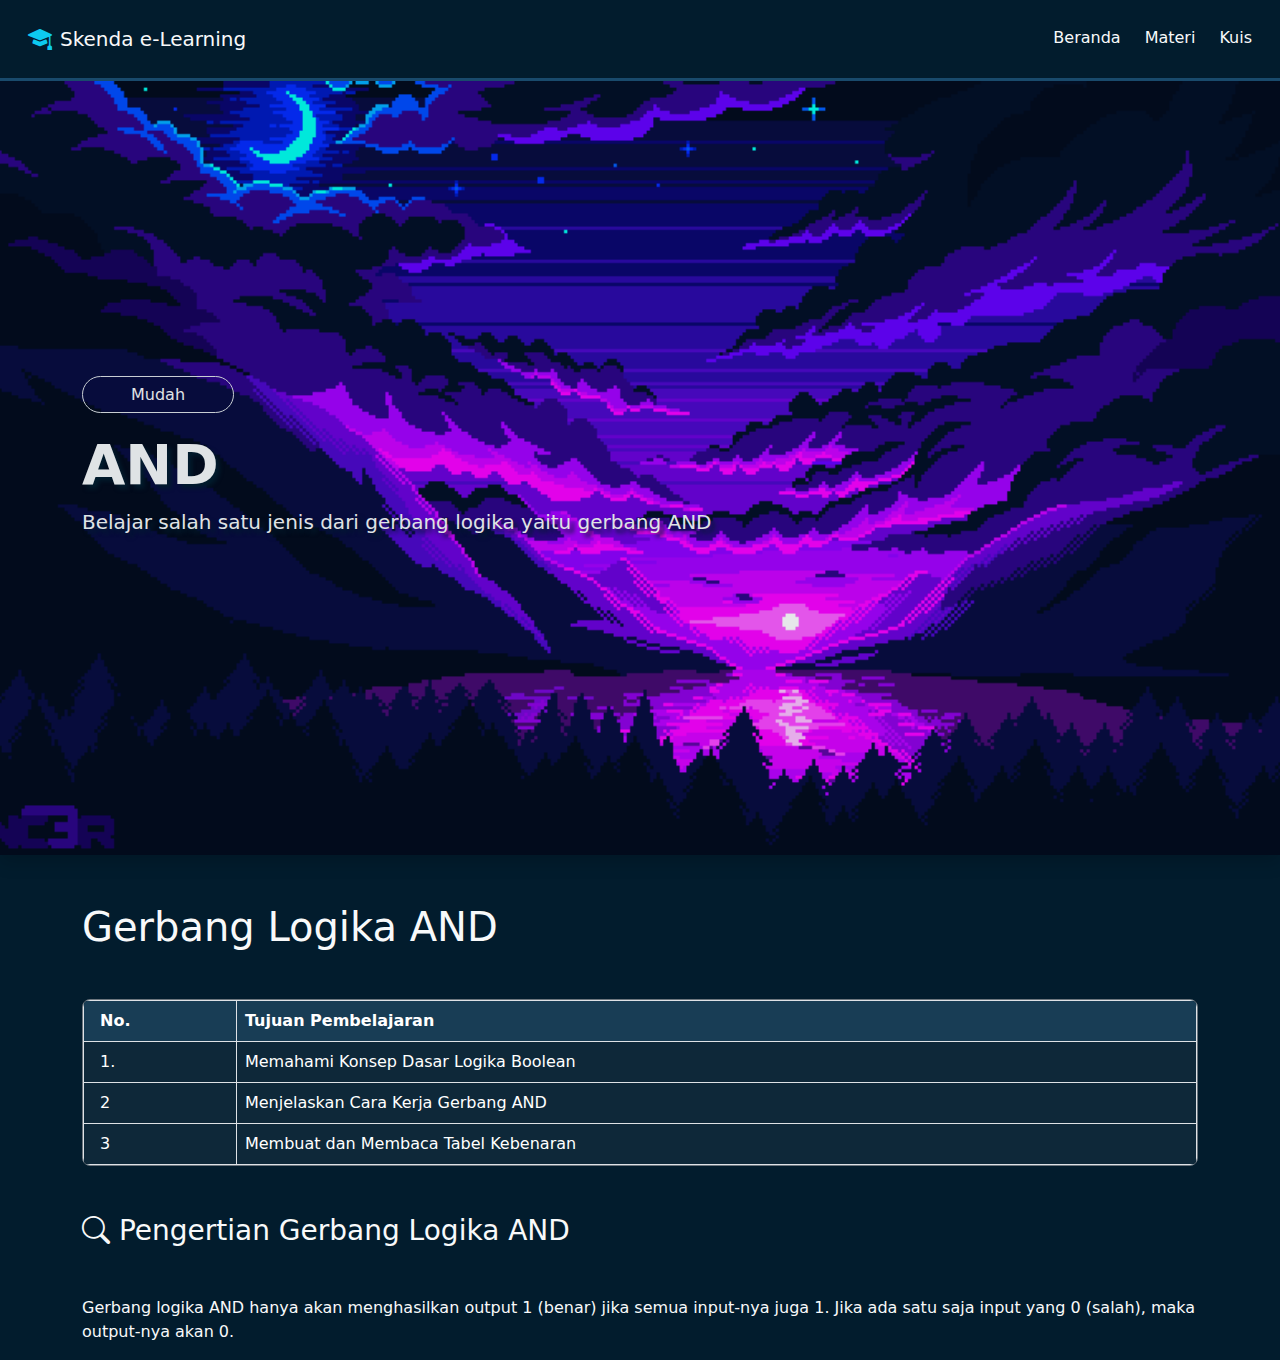
<file: and.html>
<!DOCTYPE html>
<html lang="en">
<head>
    <meta charset="UTF-8">
    <meta name="viewport" content="width=device-width, initial-scale=1.0">
    <title>Skenda e-Learning</title>
    <link rel="shortcut icon" href="asset/smkn2.svg" type="image/x-icon">
    <link rel="shortcut icon" href="asset/smkn2.svg" type="image/x-icon">
    <link href="https://cdn.jsdelivr.net/npm/bootstrap@5.3.2/dist/css/bootstrap.min.css" rel="stylesheet">
    <link rel="stylesheet" href="https://cdn.jsdelivr.net/npm/bootstrap-icons@1.13.1/font/bootstrap-icons.min.css">
    <link rel="stylesheet" href="https://cdn.jsdelivr.net/npm/swiper@11/swiper-bundle.min.css"/>
    <link rel="stylesheet" href="https://cdnjs.cloudflare.com/ajax/libs/font-awesome/6.7.1/css/all.min.css" integrity="sha512-5Hs3dF2AEPkpNAR7UiOHba+lRSJNeM2ECkwxUIxC1Q/FLycGTbNapWXB4tP889k5T5Ju8fs4b1P5z/iB4nMfSQ==" crossorigin="anonymous" referrerpolicy="no-referrer" />
    <link rel="stylesheet" href="style.css">
    
</head>
<body>
    <!-- Header -->
    <div class="navbar navbar-expand-lg bg-navy-custom py-3 px-3 sticky-top border-navy-custom">
        <div class="container-fluid">

            <!-- judul dan logo -->
            <a class="navbar-brand d-flex align-items-center" href="#">
                <i class="bi bi-mortarboard-fill me-2 fs-4 text-info"></i>
                <span class="d-none d-md-block text-light">Skenda e-Learning</span>
            </a>

            <!-- hamburger -->
            <button class="navbar-toggler" type="button" data-bs-toggle="collapse" data-bs-target="#navbarNav">
                <span class="navbar-toggler-icon "></span>
            </button>
            <!-- Menu -->
            <div class="collapse navbar-collapse  justify-content-end " id="navbarNav">
                <ul class="nav nav-underline d-flex gap-lg-4">
                    <li class="nav-item">
                        <a class="nav-link text-light" aria-current="page" href="index.html">Beranda</a>
                    </li>
                    <li class="nav-item">
                        <a class="nav-link text-light" href="materi.html">Materi</a>
                    </li>
                    <li class="nav-item">
                        <a class="nav-link text-light hover" href="#">Kuis </a>
                    </li>
                </ul>
            </div>
        </div>
    </div>
    <main>
        <div class="container-fluid p-0 text-light mb-5">
            <div class="bg-and-custom shadow py-5 pt-5 text-light d-flex column align-items-center mb-5  " style="height: 86vh;">
                <div class="container text-center text-md-start opacity-custom ">
                    <span class="p-1 px-5 py-2 border 5 rounded-5 fs-6"><i class="fa-solid fa-chart-simple"></i> Mudah</span>
                    <h2 class="display-4 fw-bold text-shadow-custom mt-4">AND</h2>
                    <p class=" fs-5 text-shadow-custom ">Belajar salah satu jenis dari gerbang logika yaitu gerbang AND</p>
                    <!-- <a class="btn btn-warning btn-lg mt-3 px-5  fw-bold button-yellow-custom border-yellow-custom " href="materi.html">Mulai </a> -->
                </div>
            </div>
        </div>
        <div class="container-fluid mt-5">
            <div class="container my-5">
                <h1 class="text-light mb-5">Gerbang Logika AND</h1>
                <div class="rounded-3 overflow-hidden border border-secondary">
                    <table class="table table-bordered mb0 m-0">
                        <thead class="table-navy-custom">
                            <tr>
                                <th class="ps-3 ">No.</th>
                                <th>Tujuan Pembelajaran</th>
                            </tr>
                        </thead>
                        <tbody class="table-dark-custom">
                            <tr>
                                <td class="ps-3">1.</td>
                                <td>Memahami Konsep Dasar Logika Boolean</td>
                            </tr>
                            <tr>
                                <td class="ps-3">2</td>
                                <td>Menjelaskan Cara Kerja Gerbang AND</td>
                            </tr>
                            <tr>
                                <td class="ps-3">3</td>
                                <td>Membuat dan Membaca Tabel Kebenaran</td>
                            </tr>
                        </tbody>
                    </table>
                </div>   
            </div>
            <div class="container text-light">
                <h3 class="mb-5"><i class="bi bi-search "></i> Pengertian Gerbang Logika AND</h3>
                <p>
                    Gerbang logika AND hanya akan menghasilkan output 1 (benar) jika semua input-nya juga 1. Jika ada satu saja input yang 0 (salah), maka output-nya akan 0.
                </p>
            </div>
        </div>
    </main>
</body>
</html>
</file>
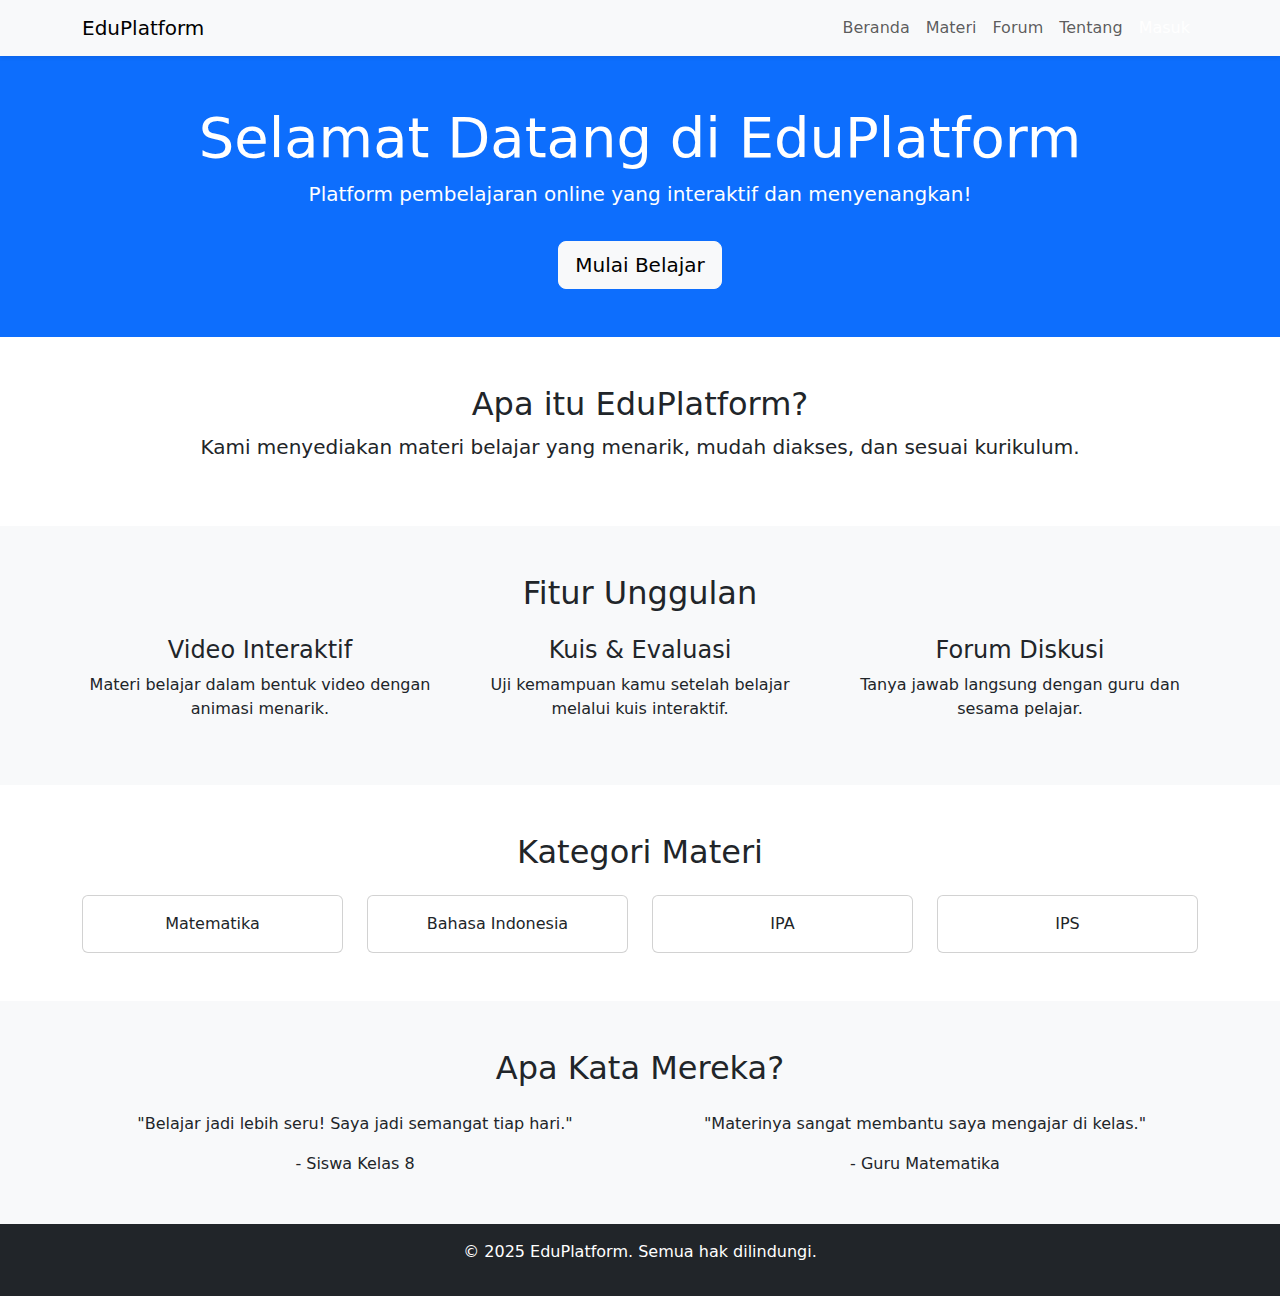
<file: coba.html>
<!DOCTYPE html>
<html lang="id">
<head>
  <meta charset="UTF-8">
  <meta name="viewport" content="width=device-width, initial-scale=1">
  <title>Media Pembelajaran</title>
  <link href="https://cdn.jsdelivr.net/npm/bootstrap@5.3.3/dist/css/bootstrap.min.css" rel="stylesheet">
</head>
<body>

  <!-- Navbar -->
  <nav class="navbar navbar-expand-lg navbar-light bg-light shadow-sm">
    <div class="container">
      <a class="navbar-brand" href="#">EduPlatform</a>
      <button class="navbar-toggler" type="button" data-bs-toggle="collapse" data-bs-target="#navbarNav">
        <span class="navbar-toggler-icon"></span>
      </button>
      <div class="collapse navbar-collapse" id="navbarNav">
        <ul class="navbar-nav ms-auto">
          <li class="nav-item"><a class="nav-link" href="#">Beranda</a></li>
          <li class="nav-item"><a class="nav-link" href="#">Materi</a></li>
          <li class="nav-item"><a class="nav-link" href="#">Forum</a></li>
          <li class="nav-item"><a class="nav-link" href="#">Tentang</a></li>
          <li class="nav-item"><a class="nav-link btn btn-primary text-white" href="#">Masuk</a></li>
        </ul>
      </div>
    </div>
  </nav>

  <!-- Hero Section -->
  <section class="bg-primary text-white text-center p-5">
    <div class="container">
      <h1 class="display-4">Selamat Datang di EduPlatform</h1>
      <p class="lead">Platform pembelajaran online yang interaktif dan menyenangkan!</p>
      <a href="#" class="btn btn-light btn-lg mt-3">Mulai Belajar</a>
    </div>
  </section>

  <!-- Tentang Platform -->
  <section class="py-5">
    <div class="container text-center">
      <h2>Apa itu EduPlatform?</h2>
      <p class="lead">Kami menyediakan materi belajar yang menarik, mudah diakses, dan sesuai kurikulum.</p>
    </div>
  </section>

  <!-- Fitur Unggulan -->
  <section class="bg-light py-5">
    <div class="container">
      <h2 class="text-center mb-4">Fitur Unggulan</h2>
      <div class="row text-center">
        <div class="col-md-4">
          <h4>Video Interaktif</h4>
          <p>Materi belajar dalam bentuk video dengan animasi menarik.</p>
        </div>
        <div class="col-md-4">
          <h4>Kuis & Evaluasi</h4>
          <p>Uji kemampuan kamu setelah belajar melalui kuis interaktif.</p>
        </div>
        <div class="col-md-4">
          <h4>Forum Diskusi</h4>
          <p>Tanya jawab langsung dengan guru dan sesama pelajar.</p>
        </div>
      </div>
    </div>
  </section>

  <!-- Kategori Materi -->
  <section class="py-5">
    <div class="container text-center">
      <h2>Kategori Materi</h2>
      <div class="row mt-4">
        <div class="col-md-3"><div class="card p-3">Matematika</div></div>
        <div class="col-md-3"><div class="card p-3">Bahasa Indonesia</div></div>
        <div class="col-md-3"><div class="card p-3">IPA</div></div>
        <div class="col-md-3"><div class="card p-3">IPS</div></div>
      </div>
    </div>
  </section>

  <!-- Testimoni -->
  <section class="bg-light py-5">
    <div class="container text-center">
      <h2>Apa Kata Mereka?</h2>
      <div class="row mt-4">
        <div class="col-md-6">
          <blockquote>"Belajar jadi lebih seru! Saya jadi semangat tiap hari."</blockquote>
          <footer>- Siswa Kelas 8</footer>
        </div>
        <div class="col-md-6">
          <blockquote>"Materinya sangat membantu saya mengajar di kelas."</blockquote>
          <footer>- Guru Matematika</footer>
        </div>
      </div>
    </div>
  </section>

  <!-- Footer -->
  <footer class="bg-dark text-white text-center py-3">
    <p>&copy; 2025 EduPlatform. Semua hak dilindungi.</p>
  </footer>

  <script src="https://cdn.jsdelivr.net/npm/bootstrap@5.3.3/dist/js/bootstrap.bundle.min.js"></script>
</body>
</html>
</file>
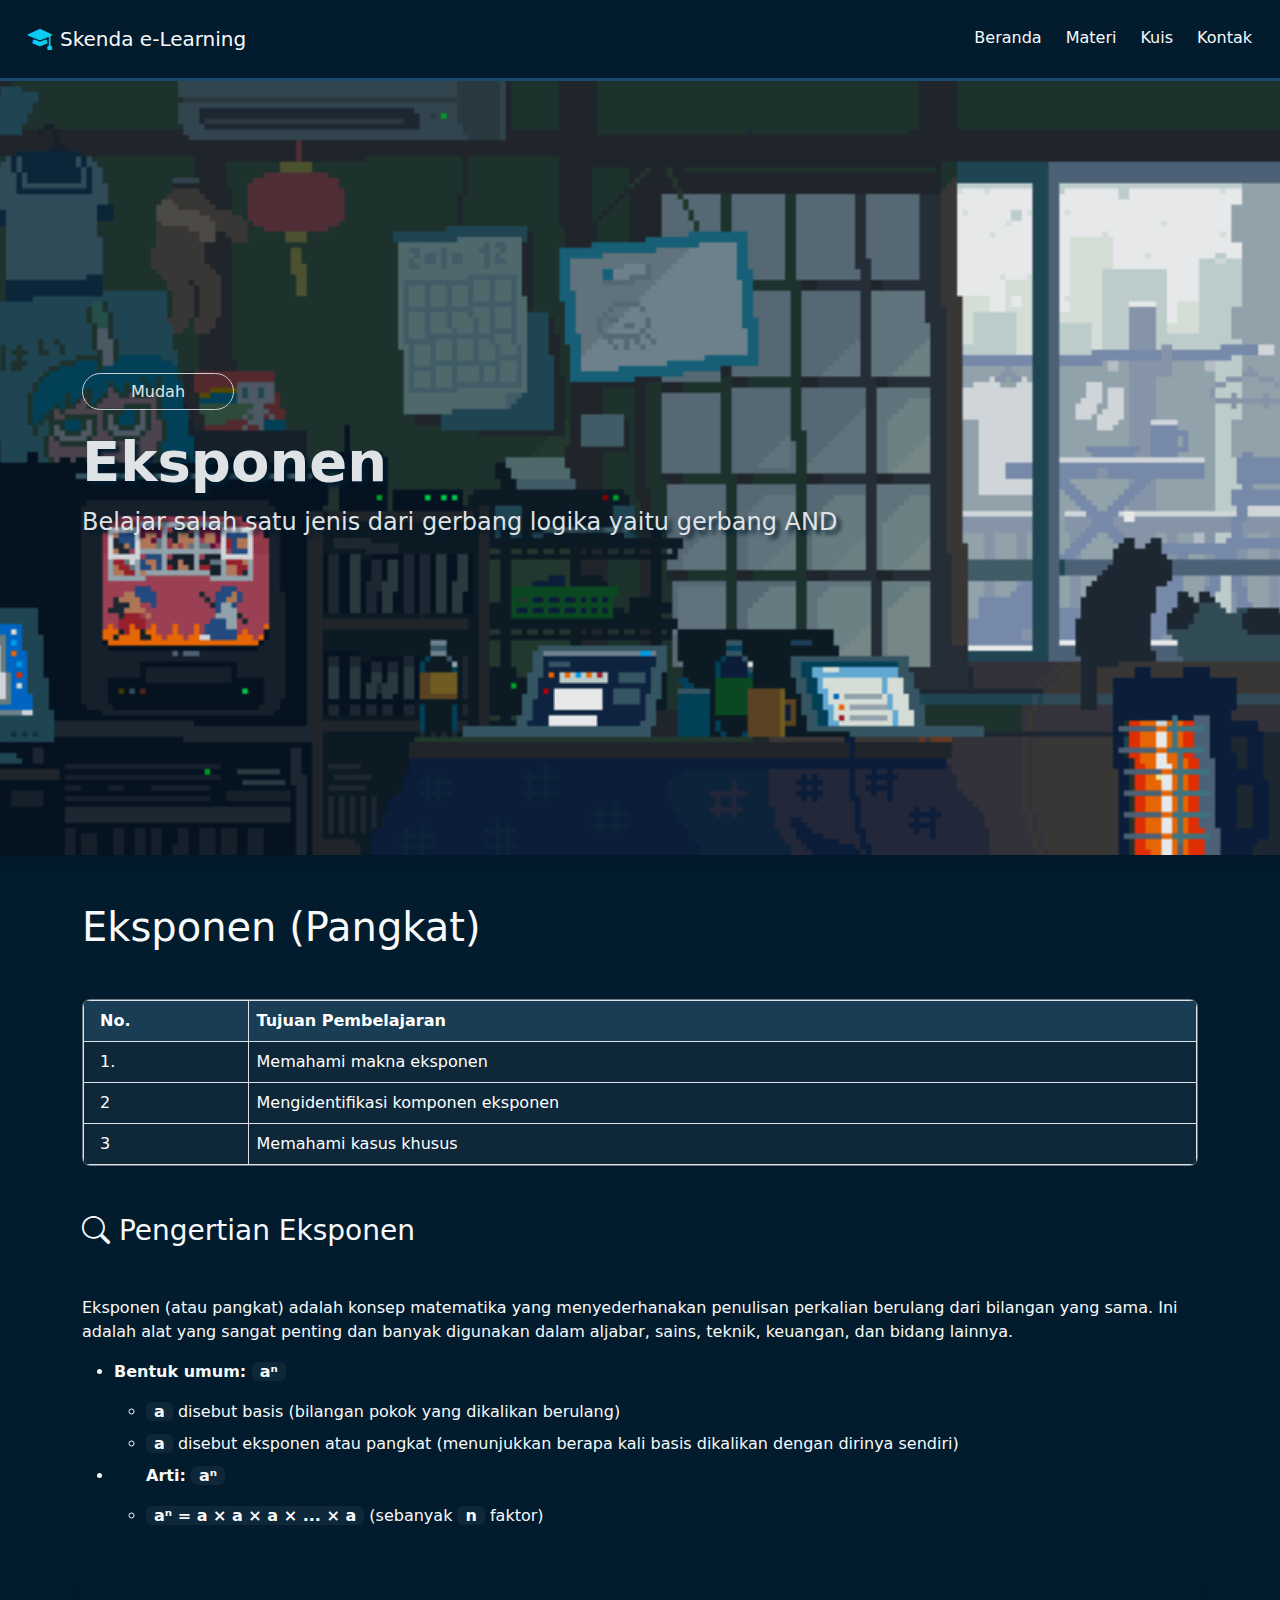
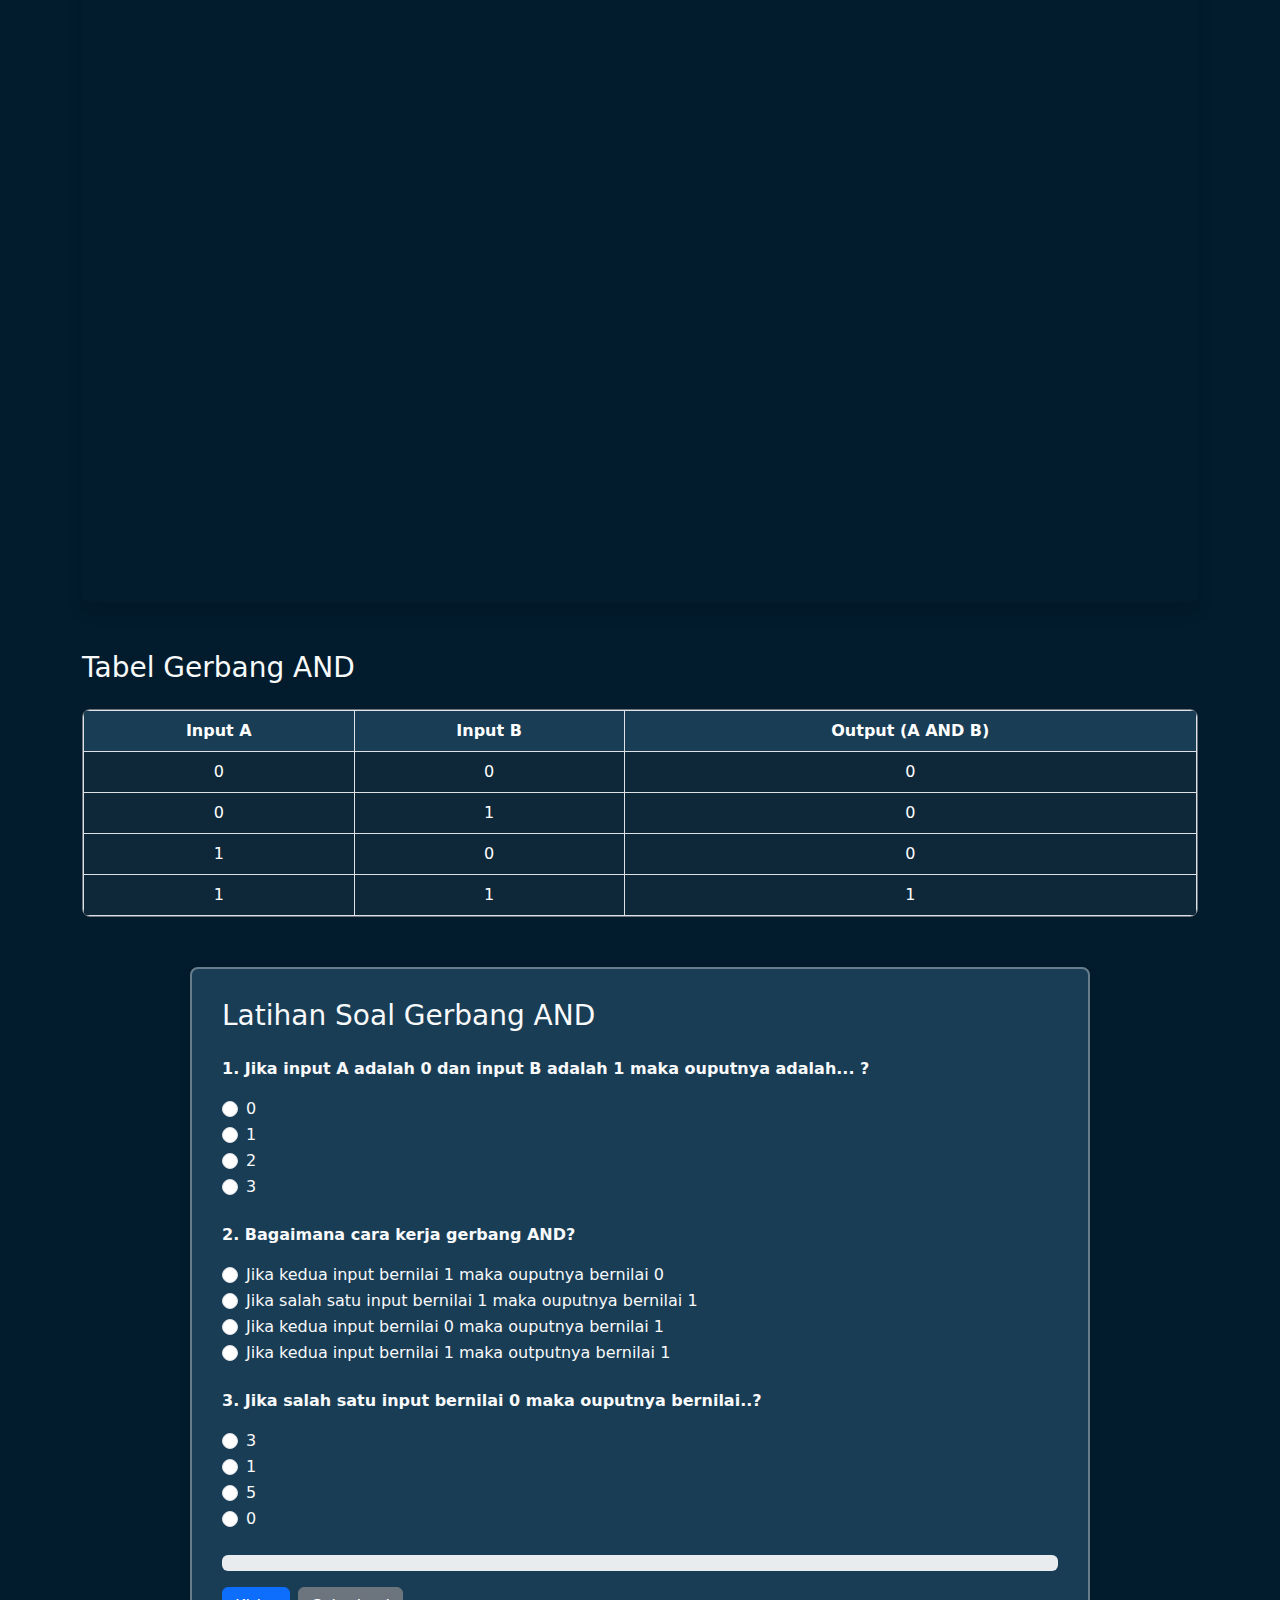
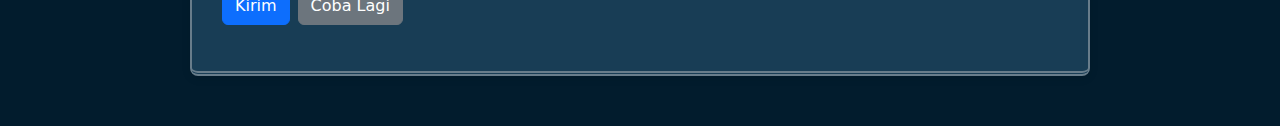
<file: eksponen.html>
<!DOCTYPE html>
<html lang="en">
<head>
    <meta charset="UTF-8">
    <meta name="viewport" content="width=device-width, initial-scale=1.0">
    <title>Skenda e-Learning</title>
    <link rel="shortcut icon" href="asset/smkn2.svg" type="image/x-icon">
    <link rel="shortcut icon" href="asset/smkn2.svg" type="image/x-icon">
    <link href="https://cdn.jsdelivr.net/npm/bootstrap@5.3.2/dist/css/bootstrap.min.css" rel="stylesheet">
    <link rel="stylesheet" href="https://cdn.jsdelivr.net/npm/bootstrap-icons@1.13.1/font/bootstrap-icons.min.css">
    <link rel="stylesheet" href="https://cdn.jsdelivr.net/npm/swiper@11/swiper-bundle.min.css"/>
    <link rel="stylesheet" href="https://cdnjs.cloudflare.com/ajax/libs/font-awesome/6.7.1/css/all.min.css" integrity="sha512-5Hs3dF2AEPkpNAR7UiOHba+lRSJNeM2ECkwxUIxC1Q/FLycGTbNapWXB4tP889k5T5Ju8fs4b1P5z/iB4nMfSQ==" crossorigin="anonymous" referrerpolicy="no-referrer" />
    <link rel="stylesheet" href="style.css">
    
</head>
<body>
    <!-- Header -->
    <div class="navbar navbar-expand-lg bg-navy-custom py-3 px-3 sticky-top border-navy-custom">
        <div class="container-fluid">

            <!-- judul dan logo -->
            <a class="navbar-brand d-flex align-items-center" href="#">
                <i class="bi bi-mortarboard-fill me-2 fs-4 text-info"></i>
                <span class="d-none d-md-block text-light">Skenda e-Learning</span>
            </a>

            <!-- hamburger -->
            <button class="navbar-toggler" type="button" data-bs-toggle="collapse" data-bs-target="#navbarNav">
                <span class="navbar-toggler-icon "></span>
            </button>
            <!-- Menu -->
            <div class="collapse navbar-collapse  justify-content-end " id="navbarNav">
                <ul class="nav nav-underline d-flex gap-lg-4">
                    <li class="nav-item">
                        <a class="nav-link text-light" aria-current="page" href="index.html">Beranda</a>
                    </li>
                    <li class="nav-item">
                        <a class="nav-link text-light" href="materi.html">Materi</a>
                    </li>
                    <li class="nav-item">
                        <a class="nav-link text-light hover" href="kuis.html">Kuis </a>
                    </li>
                    <li class="nav-item">
                        <a class="nav-link text-light hover" href="kontak.html">Kontak </a>
                    </li>
                </ul>
            </div>
        </div>
    </div>
    <main>
        <div class="container-fluid p-0 text-light mb-5">
            <div class="bg-eksponen-custom shadow py-5 pt-5 text-light d-flex column align-items-center mb-5  " style="height: 86vh;">
                <div class="container text-center text-md-start opacity-custom ">
                    <span class="p-1 px-5 py-2 border 5 rounded-5 fs-6"><i class="fa-solid fa-chart-simple"></i> Mudah</span>
                    <h2 class="display-4 fw-bold text-shadow-custom mt-4">Eksponen</h2>
                    <p class=" fs-4 text-shadow-custom ">Belajar salah satu jenis dari gerbang logika yaitu gerbang AND</p>
                    <!-- <a class="btn btn-warning btn-lg mt-3 px-5  fw-bold button-yellow-custom border-yellow-custom " href="materi.html">Mulai </a> -->
                </div>
            </div>
        </div>
        <div class="container-fluid mt-5">
            <div class="container my-5">
                <h1 class="text-light mb-5">Eksponen (Pangkat)</h1>
                <div class="rounded-3 overflow-hidden border border-secondary">
                    <table class="table table-bordered mb0 m-0">
                        <thead class="table-navy-custom">
                            <tr>
                                <th class="ps-3 ">No.</th>
                                <th>Tujuan Pembelajaran</th>
                            </tr>
                        </thead>
                        <tbody class="table-dark-custom">
                            <tr>
                                <td class="ps-3">1.</td>
                                <td>Memahami makna eksponen</td>
                            </tr>
                            <tr>
                                <td class="ps-3">2</td>
                                <td>Mengidentifikasi komponen eksponen</td>
                            </tr>
                            <tr>
                                <td class="ps-3">3</td>
                                <td>Memahami kasus khusus</td>
                            </tr>
                        </tbody>
                    </table>
                </div>   
            </div>
            <div class="container text-light">
                <h3 class="mb-5"><i class="bi bi-search "></i> Pengertian Eksponen</h3>
                <p>
                    Eksponen (atau pangkat) adalah konsep matematika yang menyederhanakan penulisan perkalian berulang dari bilangan yang sama. Ini adalah alat yang sangat penting dan banyak digunakan dalam aljabar, sains, teknik, keuangan, dan bidang lainnya.
                </p>
                <ul>
                    <li><p class="fw-bold">Bentuk umum: <strong class="px-2 rounded-2 bg-dark-custom">aⁿ</strong> </p>
                        <ul>
                            <li class="mb-2"><strong class="px-2 rounded-2  bg-dark-custom">a</strong> disebut basis (bilangan pokok yang dikalikan berulang)</li>
                            <li class="mb-2"><strong class="px-2 rounded-2  bg-dark-custom">a</strong> disebut eksponen atau pangkat (menunjukkan berapa kali basis dikalikan dengan dirinya sendiri)</li>
                        </ul>
                    </li>
                    <li>
                        <ul><p><strong>Arti:</strong> <strong class="px-2 rounded-2 bg-dark-custom">aⁿ</strong></p>
                            <li><strong class="px-2 rounded-2 bg-dark-custom">aⁿ = a × a × a × ... × a</strong> (sebanyak <strong class="px-2 rounded-2 bg-dark-custom">n</strong> faktor)</li>
                        </ul>
                    </li>
                </ul>
            </div>
            <div class="container my-5">
                <div class="ratio ratio-16x9">
                    <iframe class="rounded-3  shadow" src="https://www.youtube.com/embed/AlrOq3W7IZ4?si=kFF7uRvPtaD9NgjG"
                            title="YouTube video player"
                            allow="accelerometer; autoplay; clipboard-write; encrypted-media; gyroscope; picture-in-picture; web-share"
                            allowfullscreen>
                    </iframe>
                </div>
            </div>
            <div class="container my-5">
                <h3 class="text-light mb-4">Tabel Gerbang AND</h3>
                <div class="rounded-3 overflow-hidden border border-secondary">
                    <table class="table text-center m-0 table-bordered">
                        <thead class="table-navy-custom">
                            <tr>
                                <th scope="col">Input A</th>
                                <th scope="col">Input B</th>
                                <th scope="col">Output (A AND B)</th>
                            </tr>
                        </thead>
                        <tbody class="table-dark-custom">
                            <tr>
                                <td scope="row">0</td>
                                <td>0</td>
                                <td>0</td>

                            </tr>
                            <tr>
                                <td scope="row">0</td>
                                <td>1</td>
                                <td>0</td>
                            </tr>
                            <tr>
                                <td scope="row">1</td>
                                <td>0</td>
                                <td>0</td>
                            </tr>
                            <tr>
                                <td scope="row">1</td>
                                <td>1</td>
                                <td>1</td>
                            </tr>
                        </tbody>
                    </table>
                </div>
            </div>
        </div>
        <div class="container">
            <div class="card-custom form-container bg-blue-custom text-light">
                <h3 class="mb-4">Latihan Soal Gerbang AND</h3>
                <form id="quizForm">
                    <!-- Soal 1 -->
                    <div class="mb-4">
                        <p><strong>1. Jika input A adalah 0 dan input B adalah 1 maka ouputnya adalah... ?</strong></p>
                        <div class="form-check">
                            <input class="form-check-input" type="radio" name="q1" id="q1a" value="0">
                            <label class="form-check-label" for="q1a">0</label>
                        </div>
                        <div class="form-check">
                            <input class="form-check-input" type="radio" name="q1" id="q1b" value="1">
                            <label class="form-check-label" for="q1b">1</label>
                        </div>
                        <div class="form-check">
                            <input class="form-check-input" type="radio" name="q1" id="q1c" value="2">
                            <label class="form-check-label" for="q1c">2</label>
                        </div>
                        <div class="form-check">
                            <input class="form-check-input" type="radio" name="q1" id="q1d" value="3">
                            <label class="form-check-label" for="q1d">3</label>
                        </div>
                    </div>
                    <!-- Soal 2 -->
                    <div class="mb-4">
                    <p><strong>2. Bagaimana cara kerja gerbang AND?</strong></p>
                    <div class="form-check">
                        <input class="form-check-input" type="radio" name="q2" id="q2a" value="Jika kedua input bernilai 1 maka ouputnya bernilai 0">
                        <label class="form-check-label" for="q2a">Jika kedua input bernilai 1 maka ouputnya bernilai 0</label>
                    </div>
                    <div class="form-check">
                        <input class="form-check-input" type="radio" name="q2" id="q2b" value="Jakarta">
                        <label class="form-check-label" for="q2b">Jika salah satu input bernilai 1 maka ouputnya bernilai 1</label>
                    </div>
                    <div class="form-check">
                        <input class="form-check-input" type="radio" name="q2" id="q2c" value="Jika salah satu input bernilai 1 maka ouputnya bernilai 1">
                        <label class="form-check-label" for="q2c">Jika kedua input bernilai 0 maka ouputnya bernilai 1</label>
                    </div>
                    <div class="form-check">
                        <input class="form-check-input" type="radio" name="q2" id="q2d" value="Jika kedua input bernilai 1 maka outputnya bernilai 1">
                        <label class="form-check-label" for="q2d">Jika kedua input bernilai 1 maka outputnya bernilai 1</label>
                    </div>
                    </div>
                    <!-- Soal 3 -->
                    <div class="mb-4">
                    <p><strong>3. Jika salah satu input bernilai 0 maka ouputnya bernilai..?</strong></p>
                    <div class="form-check">
                        <input class="form-check-input" type="radio" name="q3" id="q3a" value="3">
                        <label class="form-check-label" for="q3a">3</label>
                    </div>
                    <div class="form-check">
                        <input class="form-check-input" type="radio" name="q3" id="q3b" value="1">
                        <label class="form-check-label" for="q3b">1</label>
                    </div>
                    <div class="form-check">
                        <input class="form-check-input" type="radio" name="q3" id="q3c" value="5">
                        <label class="form-check-label" for="q3c">5</label>
                    </div>
                    <div class="form-check">
                        <input class="form-check-input" type="radio" name="q3" id="q3d" value="0">
                        <label class="form-check-label" for="q3d">0</label>
                    </div>
                    </div>

                    <!-- Progress Bar -->
                    <div class="progress mb-3">
                    <div id="progressBar" class="progress-bar" role="progressbar" style="width: 0%;" aria-valuemin="0" aria-valuemax="100">0%</div>
                    </div>

                    <!-- Buttons -->
                    <div class="d-flex justify-content-start gap-2 mb-3">
                    <button type="button" id="btnKirim" class="btn btn-primary btn-custom">Kirim</button>
                    <button type="button" id="btnCobaLagi" class="btn btn-secondary btn-custom">Coba Lagi</button>
                    </div>
                    <div id="result"></div>
                </form>
            </div>
        </div>
    </div>
    <button id="scrollTopBtn" class="btn bg-warning shadow border-0 rounded-circle "><i class="bi bi-arrow-up fs-5"></i></button>
    </main>
    <script src="https://cdn.jsdelivr.net/npm/bootstrap@5.3.2/dist/js/bootstrap.bundle.min.js"></script>
    <script src="script.js"></script>
</body>
</html>
</file>
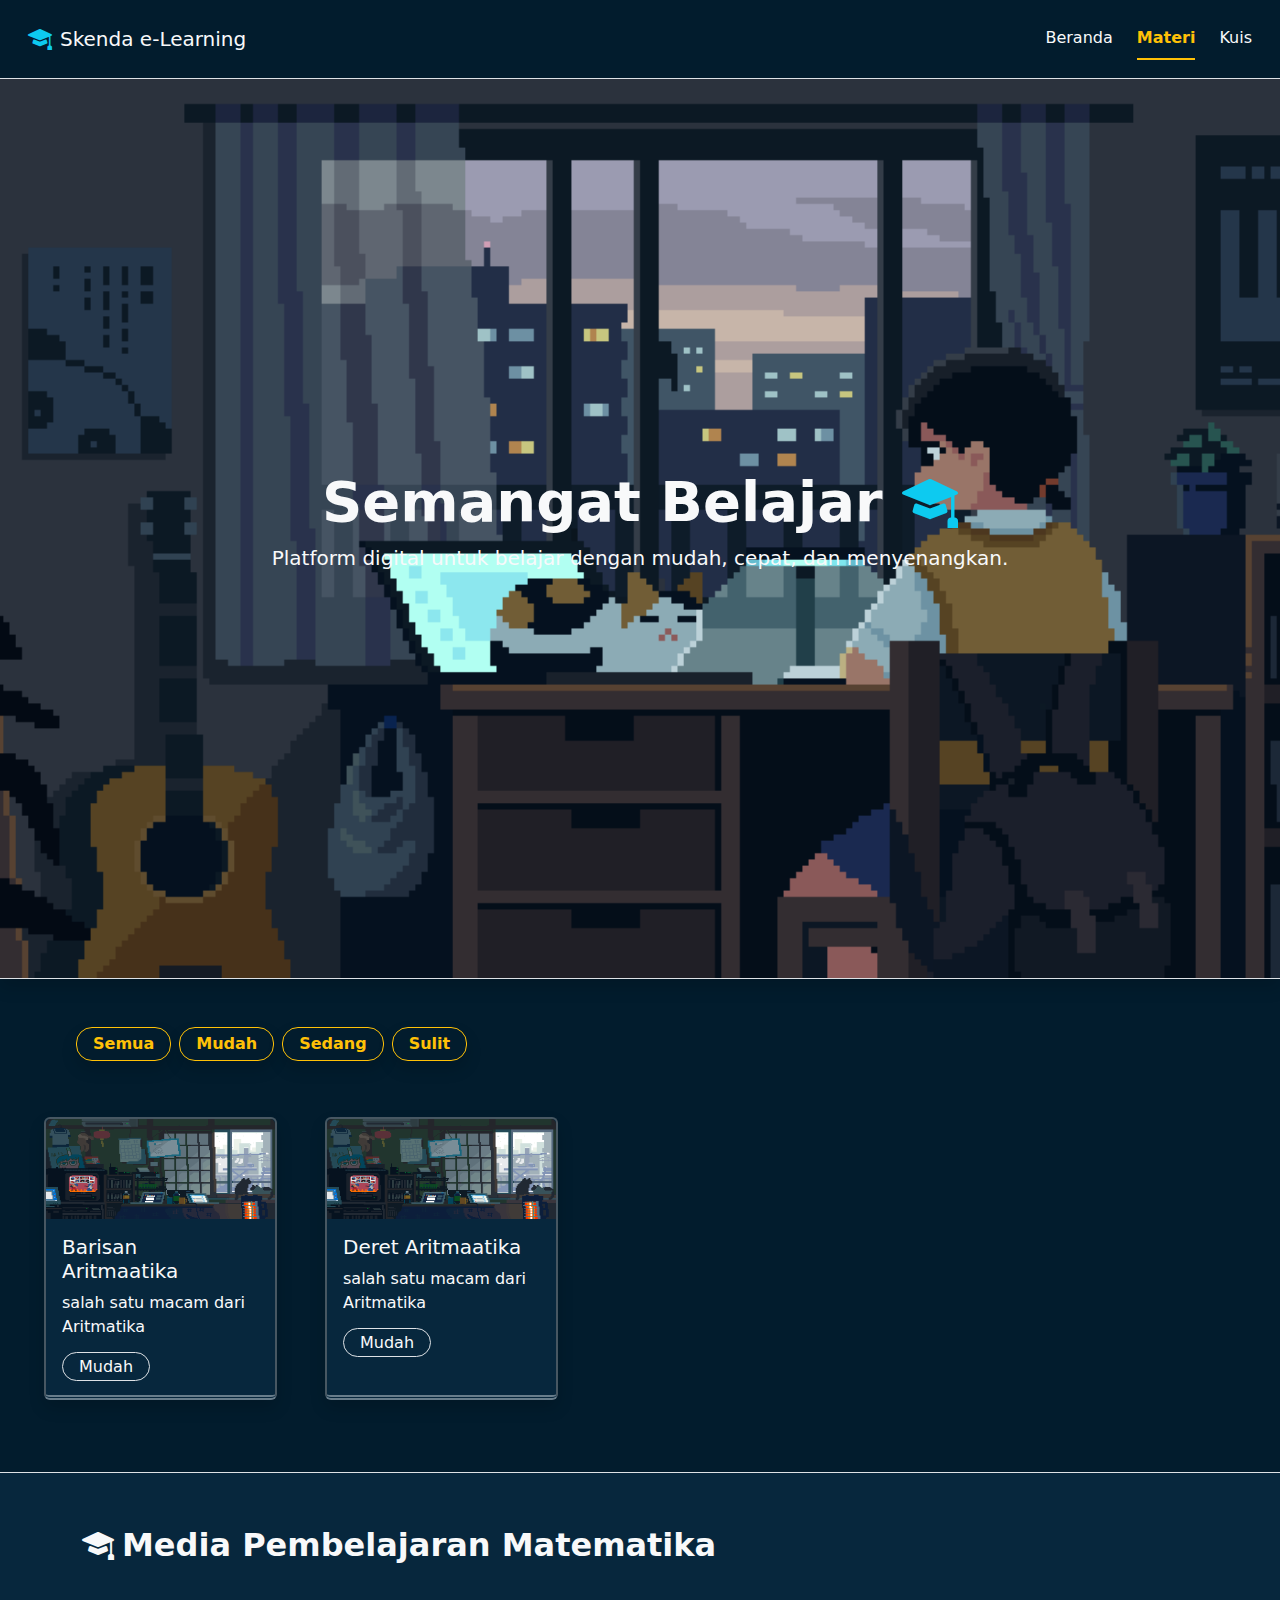
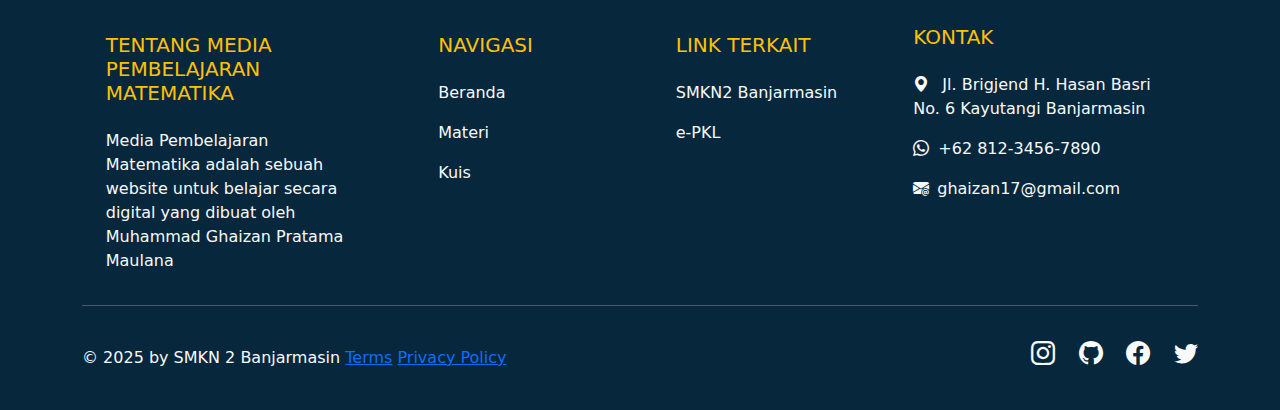
<file: materi.html>
<!DOCTYPE html>
<html lang="id">
<head>
  <meta charset="UTF-8">
  <meta name="viewport" content="width=device-width, initial-scale=1">
  <title>Skenda e-Learning</title>
  <link rel="shortcut icon" href="asset/smkn2.svg" type="image/x-icon">
  <link href="https://cdn.jsdelivr.net/npm/bootstrap@5.3.2/dist/css/bootstrap.min.css" rel="stylesheet">
  <link rel="stylesheet" href="https://cdn.jsdelivr.net/npm/bootstrap-icons@1.13.1/font/bootstrap-icons.min.css">
  <link rel="stylesheet" href="https://cdnjs.cloudflare.com/ajax/libs/font-awesome/6.7.1/css/all.min.css" integrity="sha512-5Hs3dF2AEPkpNAR7UiOHba+lRSJNeM2ECkwxUIxC1Q/FLycGTbNapWXB4tP889k5T5Ju8fs4b1P5z/iB4nMfSQ==" crossorigin="anonymous" referrerpolicy="no-referrer" />
    <style>
        body {
            background-color: #021c2d;
            
        }

        main {
            flex: 1;
            min-height: 100vh;
        }
        .konten.active {
            display: block;
        }

        .konten {
            display: none;
        }

        .nav-link {
            transition: all 0.3s;
        }

        .nav-link:hover {
            color: white;
            transition: all 0.3s;
        }

        .nav-link:active {
            color: white;
            transform: scale(1.1);
        }
        .header {
            padding: 20px 0;
        }
        .section-title {
            margin-top: 40px;
            margin-bottom: 20px;
        }

        .card img {
            height: 100px;
        }
        /* custom class */
        .bg-custom {
            background: url(asset/pixel-belajar.gif);
            background-size: cover;
            background-position: 50%;
            
        }
        .color-green-custom {
            color: rgb(10, 231, 10);
        }

        .color-red-custom {
            color: rgb(255, 255, 255);
        }

        .bg-navy-custom {
            background-color: #021c2d;
        }

        .border-custom {
            border-width: 2px;
            border-color: #475762;
            border-bottom: double #687d8b;
            border-bottom-width:5px ;
        }
        
        .column input:focus {
            border-color: #ffc107;
            outline: none;
            box-shadow: 0 0 0 0.25rem rgba(255, 193, 7, 0.25);
        }

        .bg-dark-custom {
            background-color: #07273d;
        }

        .color-yellow-custom {
            color: #ffd900;
;
        }

        .navbar-toggler-icon {
            background-image: url("data:image/svg+xml,%3csvg xmlns='http://www.w3.org/2000/svg' viewBox='0 0 30 30'%3e%3cpath stroke='rgba(255,255,255,1)' stroke-width='2' stroke-linecap='round' stroke-miterlimit='10' d='M4 7h22M4 15h22M4 23h22'/%3e%3c/svg%3e");
        }

        
        .no-results {
            text-align: center;
            padding: 40px;
            background: #f8f9fa;
            border-radius: 10px;
            border: 2px dashed #dee2e6;
            margin-top: 20px;
        }
        
        .no-results i {
            font-size: 48px;
            margin-bottom: 20px;
            color: #6c757d;
        }
        
        .materi-card {
            transition: transform 0.3s, box-shadow 0.3s;
        }
        
        .materi-card:hover {
            transform: translateY(-5px);
        }

        /* Responsive additions */
        @media (max-width: 768px) {
            .navbar-brand span {
                font-size: 1rem;
            }
            
            .width-custom {
                width: 90% !important;
                margin: 0 auto;
            }
            
            .column {
                flex-direction: column;
                align-items: stretch;
                gap: 1rem;
            }
            
            .d-flex.gap-2 {
                flex-wrap: wrap;
                justify-content: center;
            }
            
            .d-flex.gap-2 button {
                flex: 1 0 45%;
                max-width: 45%;
            }
            
            #cardSearch {
                width: 100%;
                margin-top: 0.5rem;
            }
            
            .materi-card {
                width: 100% !important;
                padding-left: 0 !important;
                padding-right: 0 !important;
            }
            
            .footer-links {
                flex-direction: column;
            }
            
            .footer-social {
                justify-content: center;
                margin-top: 1rem;
            }
        } 
        
        @media (max-width: 576px) {
            .d-flex.gap-2 button {
                flex: 1 0 100%;
                max-width: 100%;
            }
            
            .card-title {
                font-size: 1.1rem;
            }
            
            .card-text {
                font-size: 0.9rem;
            }
            
            .card img {
                height: 80px;
            }
        } 
    </style>
</head>
<body>

    <!-- Header -->
    <div class="navbar navbar-expand-lg bg-navy-custom py-3 px-3 sticky-top border-bottom">
        <div class="container-fluid">

            <!-- judul dan logo -->
            <a class="navbar-brand d-flex align-items-center" href="#">
                <i class="bi bi-mortarboard-fill me-2 fs-4 text-info"></i>
                <span class="d-none d-md-block text-light">Skenda e-Learning</span>
            </a>

            <!-- hamburger -->
            <button class="navbar-toggler " type="button" data-bs-toggle="collapse" data-bs-target="#navbarNav">
                <span class="navbar-toggler-icon"></span>
            </button>
            <!-- Menu -->
            <div class="collapse navbar-collapse  justify-content-end " id="navbarNav">
                <ul class="nav nav-underline d-flex gap-lg-4">
                    <li class="nav-item">
                        <a class="nav-link text-light" aria-current="page" href="index.html">Beranda</a>
                    </li>
                    <li class="nav-item">
                        <a class="nav-link  active text-warning" href="">Materi</a>
                    </li>
                    <li class="nav-item">
                        <a class="nav-link text-light hover" href="#">Kuis </a>
                    </li>
                </ul>
            </div>
        </div>
    </div>

    <main>
        <div class="container-fluid p-0 mb-5">
                <div class="bg-custom shadow py-5 pt-5 text-light d-flex column align-items-center border-bottom " style="height: 100vh;">
                    <div class="container text-center  ">
                        <h2 class="display-4 fw-bold text-shadow-custom">Semangat Belajar  <i class="bi bi-mortarboard-fill text-info text-shadow-custom"></i> </h2>
                        <p class="lead ">Platform digital untuk belajar dengan mudah, cepat, dan menyenangkan.</p>
                    </div>
                </div>
        </div>
        <div class="container-fluid">
             <div class="d-flex  align-items-center justify-content-start  column column-gap-5 mx-lg-5 my-5 px-3 px-lg-3  mb-4">
                    <div class="d-flex gap-2 mb-2 ">
                        <button onclick="nav('konten1', event)" class="btn btn-filter btn-outline-warning shadow border-1 fw-bold p-1 px-3 rounded-4">Semua</button>
                        <button onclick="nav('konten2', event)" class="btn btn-filter btn-outline-warning shadow border-1 fw-bold p-1 px-3 rounded-4">Mudah</button>
                        <button onclick="nav('konten3', event)" class="btn btn-filter btn-outline-warning shadow border-1 fw-bold p-1 px-3 rounded-4">Sedang</button>
                        <button onclick="nav('konten4', event)" class="btn btn-filter btn-outline-warning shadow border-1 fw-bold p-1 px-3 rounded-4">Sulit</button>

                    </div>
             </div>
            
            
            <!-- materi -->
             <div class="container p-0 m-0">
                <div class="row d-flex mx-2">
                    <!-- Barisan aritmatika -->
                    <div class=" col-12 col-sm-6 col-md-4 col-lg-3 materi-card py-4 px-4" >
                        <div class="card bg-dark-custom shadow border-custom h-100">
                            <img src="asset/eksponen.gif" class="card-img-top" alt="...">
                            <div class="card-body text-light">
                                <h5 class="card-title ">Barisan Aritmaatika</h5>
                                <p class="card-text">salah satu macam dari Aritmatika</p>
                                <span class="p-1 px-3 border rounded-5 font-custom"><i class="fa-solid fa-chart-simple"></i> Mudah</span>
                            </div>
                        </div>
                    </div>
                    <!-- Deret aritmatika -->
                    <div class=" col-12 col-sm-6 col-md-4 col-lg-3 materi-card py-4 px-4" >
                        <div class="card bg-dark-custom shadow border-custom h-100">
                            <img src="asset/eksponen.gif" class="card-img-top" alt="...">
                            <div class="card-body text-light">
                                <h5 class="card-title ">Deret Aritmaatika</h5>
                                <p class="card-text">salah satu macam dari Aritmatika</p>
                                <span class="p-1 px-3 border rounded-5 font-custom"><i class="fa-solid fa-chart-simple"></i> Mudah</span>
                            </div>
                        </div>
                    </div>
                </div>                
             </div>
        </div>
    </main>
    <!-- footer -->
    <footer class="bg-dark-custom text-light pt-5 pb-4 mt-5 border-top">
        <div class="container mb-5 d-flex justify-content-between flex-column flex-md-row">
            <div class="d-flex gap-2 fs-2 align-items-center justify-content-center mb-4 mb-md-0">
                <i class="bi bi-mortarboard-fill"></i>   
                <span class="fw-bold text-center">Media Pembelajaran Matematika </span>
            </div>
        </div>
        
        <div class="container text-md-left">
            <div class="row text-md-left">
            <!-- Kolom 1: Brand -->
            <div class="col-md-3 col-lg-3 col-xl-3 mx-auto mt-3">
                <h5 class="text-uppercase mb-4 font-weight-bold text-warning">Tentang Media Pembelajaran Matematika</h5>
                <p>Media Pembelajaran Matematika adalah sebuah website untuk belajar secara digital yang dibuat oleh Muhammad Ghaizan Pratama Maulana </p>
            </div>

            <!-- Kolom 2: Navigasi -->
            <div class="col-md-2 col-lg-2 col-xl-2 mx-auto mt-3">
                <h5 class="text-uppercase mb-4 font-weight-bold text-warning">Navigasi</h5>
                <p><a href="#" class="text-light text-decoration-none">Beranda</a></p>
                <p><a href="#" class="text-light text-decoration-none"> Materi</a></p>
                <p><a href="#" class="text-light text-decoration-none">Kuis</a></p>
            </div>

            <!-- Kolom 3: Bantuan -->
            <div class="col-md-3 col-lg-2 col-xl-2 mx-auto mt-3">
                <h5 class="text-uppercase mb-4 font-weight-bold text-warning">LInk Terkait</h5>
                <p><a href="https://smkn2-bjm.sch.id/" class="text-light text-decoration-none">SMKN2 Banjarmasin</a></p>
                <p><a href="https://ghaizan17.github.io/e-PKL/" class="text-light text-decoration-none">e-PKL</a></p>

            </div>

            <!-- Kolom 4: Kontak -->
            <div class="col-md-4 col-lg-3 col-xl-3 mx-auto mt-2">
                <h5 class="text-uppercase mb-4 font-weight-bold text-warning">Kontak</h5>
                <p><i class="bi bi-geo-alt-fill me-2"></i> Jl. Brigjend H. Hasan Basri No. 6 Kayutangi Banjarmasin</p>
                <p><i class="bi bi-whatsapp me-1"></i> +62 812-3456-7890</p>
                <p><i class="bi bi-envelope-at-fill me-2"></i>ghaizan17@gmail.com</p>
            </div>
            </div>

            <hr class="my-3">

            <!-- Copyright -->
            <div class="row align-items-center">
            <div class="col-md-7 col-lg-8 mt-4">
                <p class="text-center text-md-start">&copy; 2025 by SMKN 2 Banjarmasin <a href="#">Terms</a> <a href="http://">Privacy Policy</a></p>
            </div>

            <div class="col-md-5 col-lg-4 fs-4 text-center footer-social">
                <div class="text-top text-md-end">
                <a href="#" class="text-light me-3 "><i class="bi- bi-instagram"></i></a>
                <a href="#" class="text-light me-3"><i class="bi bi-github"></i></a>
                <a href="#" class="text-light me-3"><i class="bi bi-facebook"></i></a>
                <a href="#" class="text-light"><i class="bi bi-twitter"></i></a>
                </div>
            </div>
            </div>
        </div>
    </footer>

  <!-- Bootstrap JS -->
  <script src="https://cdn.jsdelivr.net/npm/bootstrap@5.3.2/dist/js/bootstrap.bundle.min.js"></script>
  <script>
    function nav(id) {
        // Aktifkan konten sesuai ID
        document.querySelectorAll('.konten').forEach(function (el) {
            el.classList.remove('active');
        });
        document.getElementById(id).classList.add('active');

        // Reset semua tombol
        document.querySelectorAll('.btn-filter').forEach(function (btn) {
            btn.classList.remove('bg-warning', 'text-dark');
            btn.classList.add('btn-outline-warning');
        });

        // Tambahkan gaya aktif ke tombol yang ditekan
        const activeBtn = event.currentTarget;
        activeBtn.classList.remove('btn-outline-warning');
        activeBtn.classList.add('bg-warning', 'text-dark');
    }


    
    
  </script>
</body>
</html>
</file>
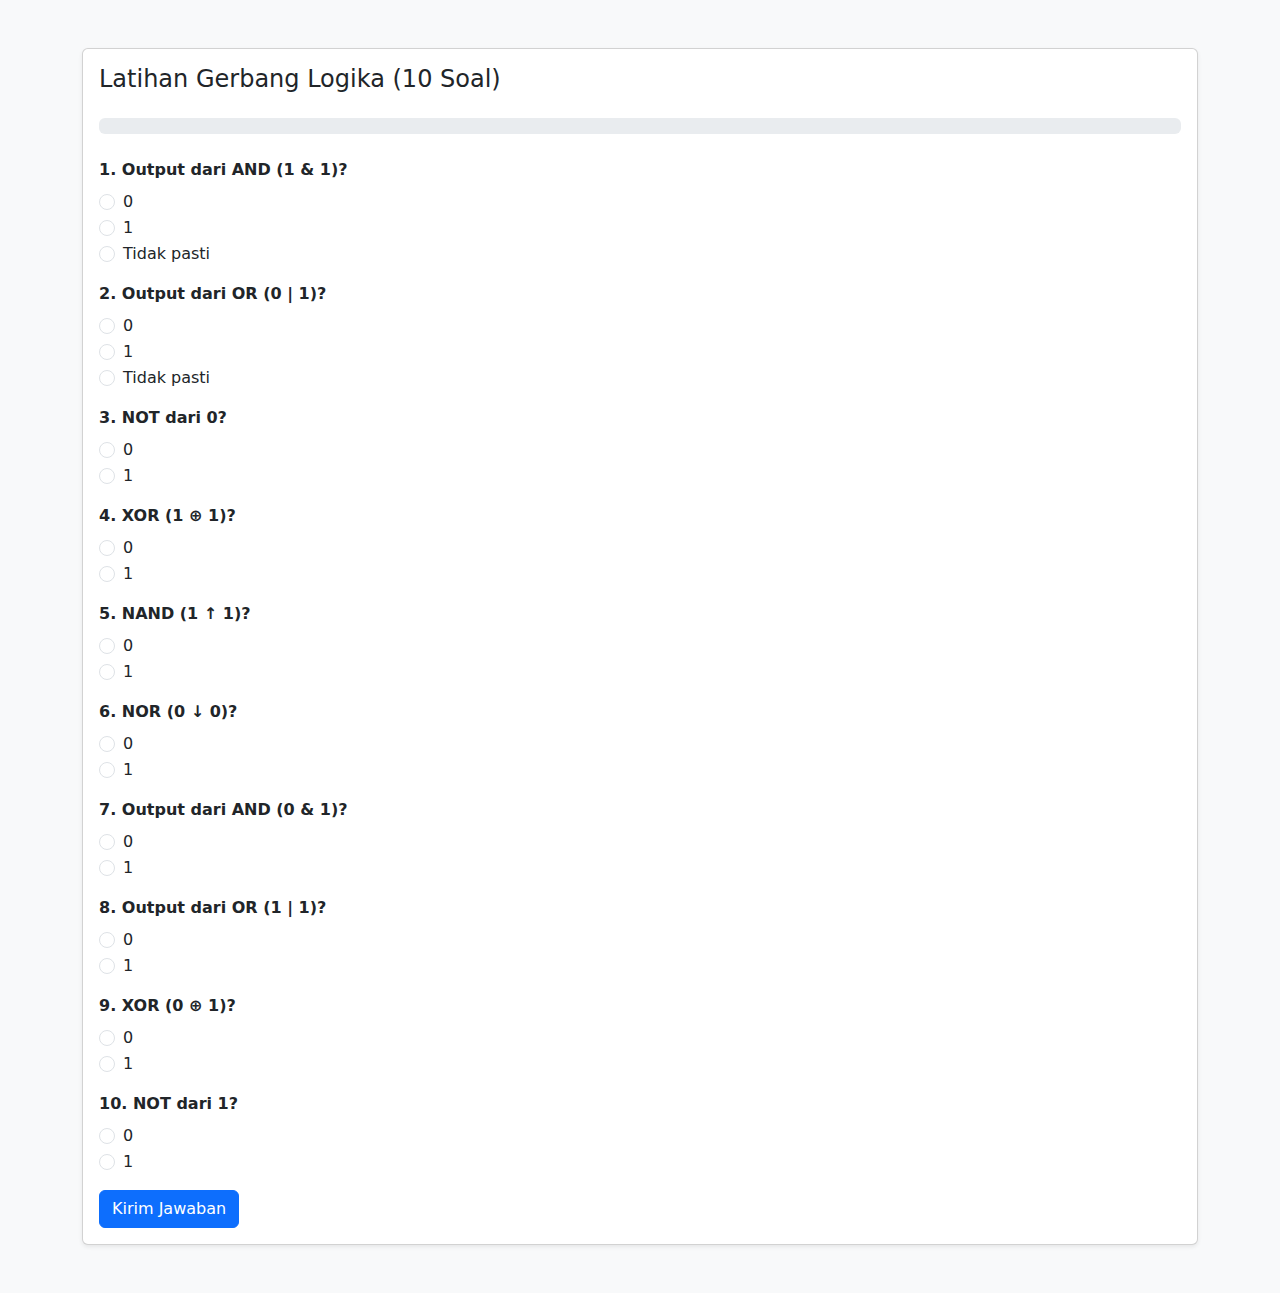
<file: html/essay-gerbang-logika.html>
<!DOCTYPE html>
<html lang="id">
<head>
  <meta charset="UTF-8">
  <title>Latihan Gerbang Logika</title>
  <link href="https://cdn.jsdelivr.net/npm/bootstrap@5.3.3/dist/css/bootstrap.min.css" rel="stylesheet">
  <style>
    .jawaban-benar {
      background-color: #d1e7dd;
    }
    .jawaban-salah {
      background-color: #f8d7da;
    }
  </style>
</head>
<body class="bg-light py-5">

<div class="container">
  <div class="card shadow-sm" id="quizCard">
    <div class="card-body">
      <h4 class="mb-4">Latihan Gerbang Logika (10 Soal)</h4>
      <div class="progress mb-4">
        <div class="progress-bar progress-bar-striped progress-bar-animated" id="progressBar" role="progressbar" style="width: 0%">0%</div>
      </div>
      <form id="quizForm"></form>
    </div>
  </div>

  <!-- Hasil Review -->
  <div class="card d-none" id="hasilCard">
    <div class="card-body">
      <h4 class="mb-4">Hasil Evaluasi</h4>
      <div id="hasilReview"></div>
      <a href="index.html" class="btn btn-secondary mt-3">Kembali ke Beranda</a>
    </div>
  </div>
</div>

<!-- Modal Nilai -->
<div class="modal fade" id="resultModal" tabindex="-1" aria-labelledby="resultModalLabel" aria-hidden="true">
  <div class="modal-dialog">
    <div class="modal-content border-success">
      <div class="modal-header bg-success text-white">
        <h5 class="modal-title" id="resultModalLabel">Nilai Anda</h5>
        <button type="button" class="btn-close" data-bs-dismiss="modal"></button>
      </div>
      <div class="modal-body text-center" id="resultText"></div>
      <div class="modal-footer justify-content-between">
        <button class="btn btn-outline-primary" id="lihatHasilBtn" data-bs-dismiss="modal">Lihat Hasil Jawaban</button>
        <a href="index.html" class="btn btn-outline-secondary">Kembali ke Beranda</a>
      </div>
    </div>
  </div>
</div>

<script src="https://cdn.jsdelivr.net/npm/bootstrap@5.3.3/dist/js/bootstrap.bundle.min.js"></script>
<script>
  const soal = [
    {q: 'Output dari AND (1 & 1)?', a: ['0','1','Tidak pasti'], correct: '1'},
    {q: 'Output dari OR (0 | 1)?', a: ['0','1','Tidak pasti'], correct: '1'},
    {q: 'NOT dari 0?', a: ['0','1'], correct: '1'},
    {q: 'XOR (1 ⊕ 1)?', a: ['0','1'], correct: '0'},
    {q: 'NAND (1 ↑ 1)?', a: ['0','1'], correct: '0'},
    {q: 'NOR (0 ↓ 0)?', a: ['0','1'], correct: '1'},
    {q: 'Output dari AND (0 & 1)?', a: ['0','1'], correct: '0'},
    {q: 'Output dari OR (1 | 1)?', a: ['0','1'], correct: '1'},
    {q: 'XOR (0 ⊕ 1)?', a: ['0','1'], correct: '1'},
    {q: 'NOT dari 1?', a: ['0','1'], correct: '0'}
  ];

  const quizForm = document.getElementById('quizForm');
  const hasilCard = document.getElementById('hasilCard');
  const hasilReview = document.getElementById('hasilReview');
  const progressBar = document.getElementById('progressBar');
  const quizCard = document.getElementById('quizCard');

  // Render soal
  soal.forEach((s, i) => {
    const block = document.createElement('div');
    block.classList.add('mb-3');
    block.innerHTML = `<label class="form-label fw-semibold">${i + 1}. ${s.q}</label>`;
    s.a.forEach((opt, j) => {
      block.innerHTML += `
        <div class="form-check">
          <input class="form-check-input" type="radio" name="q${i}" id="q${i}_${j}" value="${opt}">
          <label class="form-check-label" for="q${i}_${j}">${opt}</label>
        </div>`;
    });
    quizForm.appendChild(block);
  });

  // Tambahkan tombol submit
  const submitBtn = document.createElement('button');
  submitBtn.className = 'btn btn-primary';
  submitBtn.type = 'submit';
  submitBtn.textContent = 'Kirim Jawaban';
  quizForm.appendChild(submitBtn);

  let latestAnswers = [];

  quizForm.addEventListener('submit', (e) => {
    e.preventDefault();

    let score = 0;
    latestAnswers = [];

    for (let i = 0; i < soal.length; i++) {
      const selected = document.querySelector(`input[name="q${i}"]:checked`);
      if (!selected) {
        alert('Silakan jawab semua soal terlebih dahulu.');
        return;
      }
      const isCorrect = selected.value === soal[i].correct;
      if (isCorrect) score += 10;
      latestAnswers.push({
        question: soal[i].q,
        selected: selected.value,
        correct: soal[i].correct
      });
    }

    progressBar.style.width = '100%';
    progressBar.textContent = '100%';

    document.getElementById('resultText').textContent = `Nilai Anda: ${score} dari 100`;
    new bootstrap.Modal(document.getElementById('resultModal')).show();
  });

  document.getElementById('lihatHasilBtn').addEventListener('click', () => {
    quizCard.classList.add('d-none');
    hasilCard.classList.remove('d-none');
    hasilReview.innerHTML = '';

    latestAnswers.forEach((ans, i) => {
      const div = document.createElement('div');
      div.className = `mb-3 p-3 border rounded ${ans.selected === ans.correct ? 'jawaban-benar' : 'jawaban-salah'}`;
      div.innerHTML = `<strong>${i+1}. ${ans.question}</strong><br>
                       Jawaban Anda: <code>${ans.selected}</code><br>
                       ${ans.selected !== ans.correct ? `Jawaban Benar: <code>${ans.correct}</code>` : ''}`;
      hasilReview.appendChild(div);
    });
  });
</script>
</body>
</html>
</file>
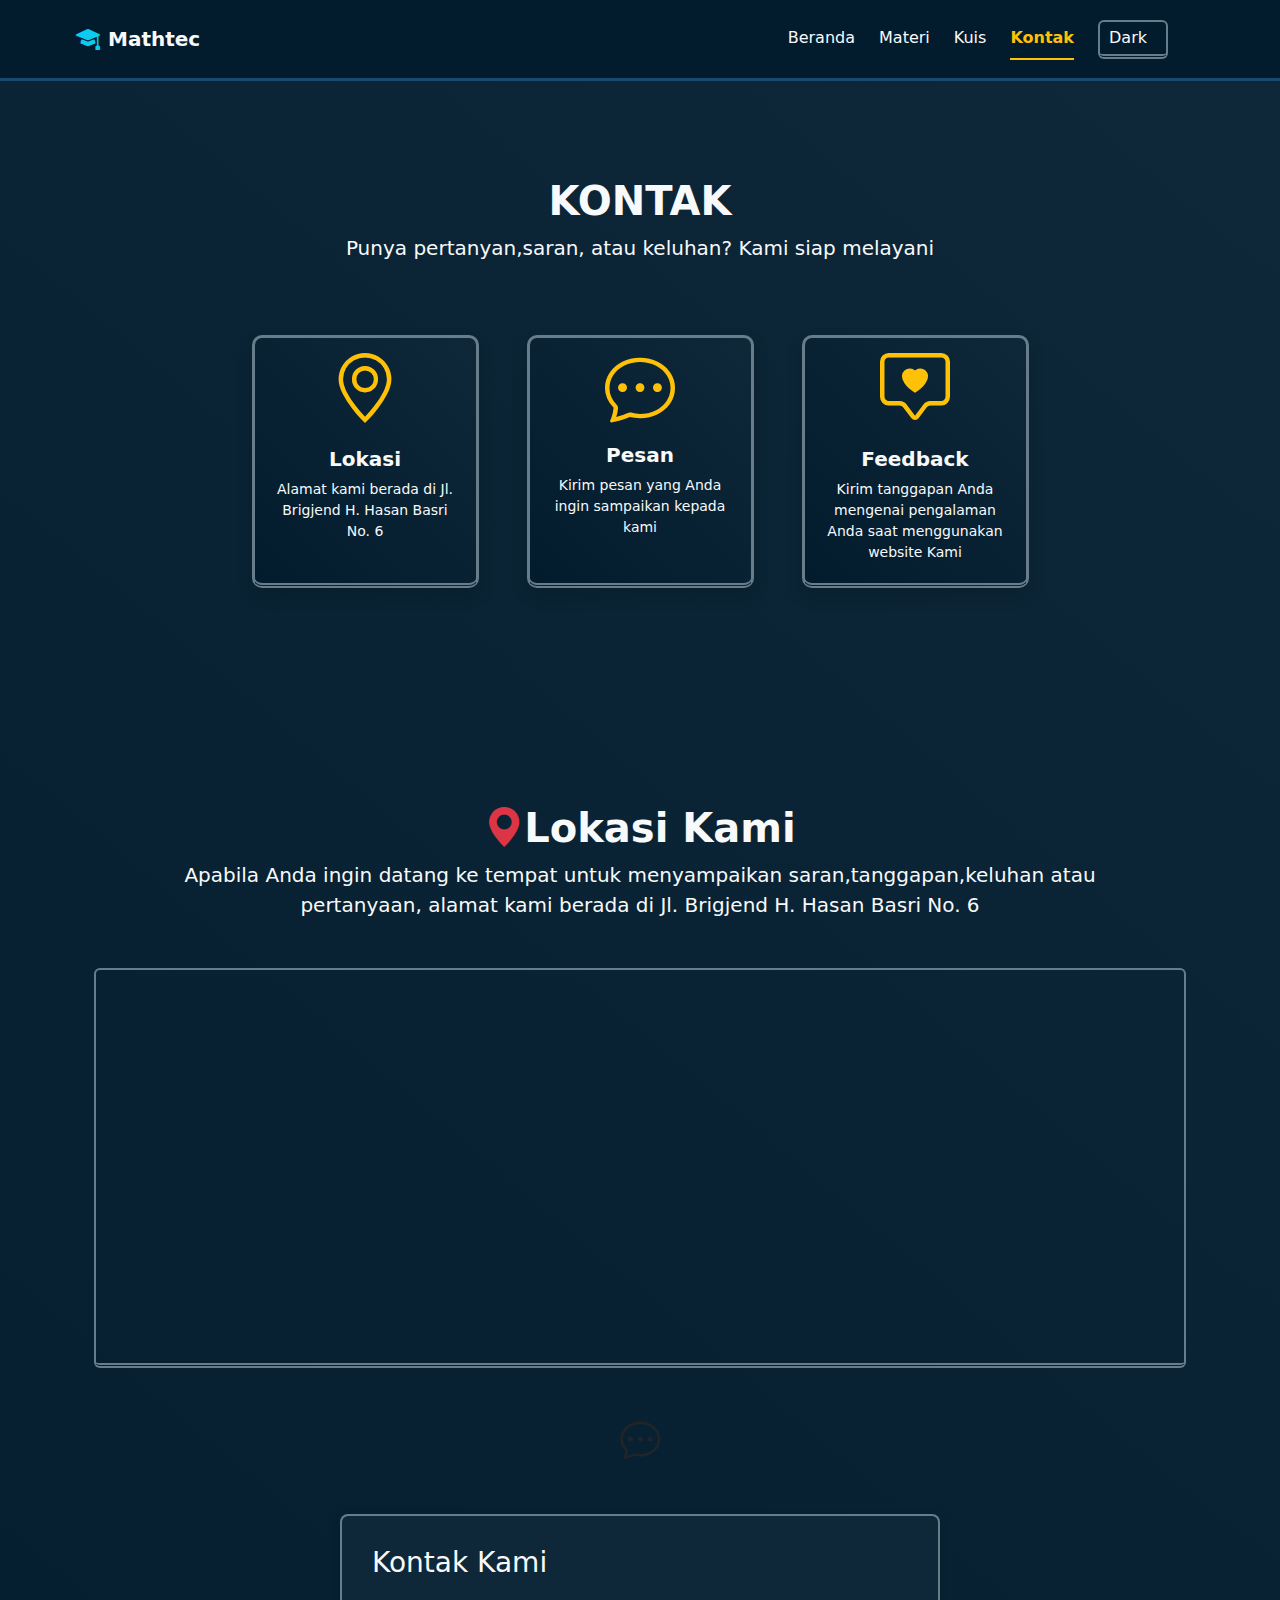
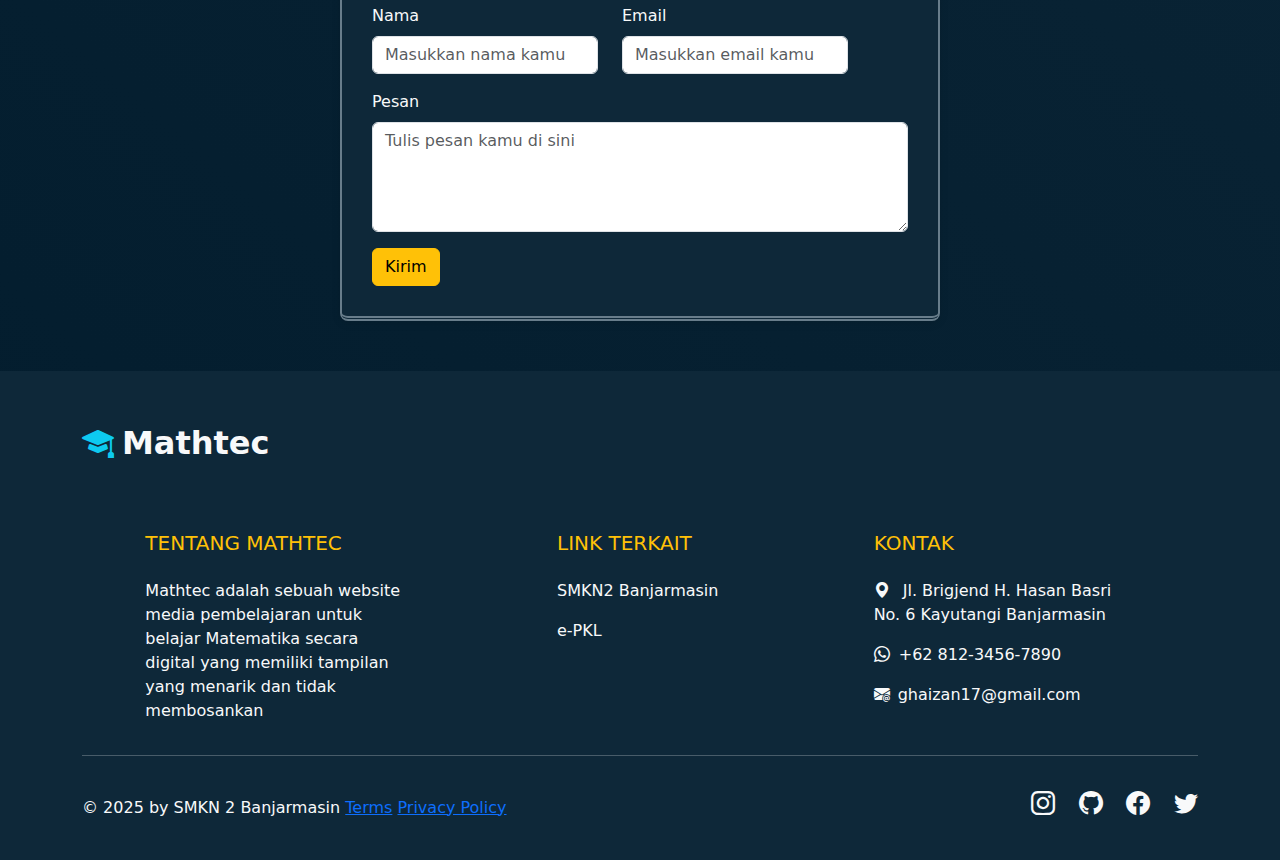
<file: html/kontak.html>
<!DOCTYPE html>
<html lang="id">
<head>
  <meta charset="UTF-8">
  <meta name="viewport" content="width=device-width, initial-scale=1.0">
  <title>Mathtec | Kontak</title>
  <link rel="shortcut icon" href="/web-media-pembelajaran/images/smkn2.svg" type="image/x-icon">
  <link href="https://cdn.jsdelivr.net/npm/bootstrap@5.3.2/dist/css/bootstrap.min.css" rel="stylesheet">
  <link rel="stylesheet" href="https://cdn.jsdelivr.net/npm/bootstrap-icons@1.13.1/font/bootstrap-icons.min.css">
  <link rel="stylesheet" href="https://cdnjs.cloudflare.com/ajax/libs/font-awesome/6.7.1/css/all.min.css" integrity="sha512-5Hs3dF2AEPkpNAR7UiOHba+lRSJNeM2ECkwxUIxC1Q/FLycGTbNapWXB4tP889k5T5Ju8fs4b1P5z/iB4nMfSQ==" crossorigin="anonymous" referrerpolicy="no-referrer" />
  <link rel="stylesheet" href="../css/style.css">
  <style>

    .form-container {
      max-width: 600px;
      margin: 50px auto;
      padding: 30px;
      border-radius: 8px;
      box-shadow: 0 2px 10px rgba(0,0,0,0.1);
    }
  </style>
</head>
<body>
    <!-- Header -->
    <div class="navbar navbar-expand-lg bg-navy-custom  py-3 px-3 sticky-top  border-navy-custom">
        <div class="container-fluid me-lg-5 ms-lg-5 pe-lg-5">

            <!-- judul dan logo -->
            <a class="navbar-brand d-flex align-items-center" href="#">
                <i class="bi bi-mortarboard-fill me-2 fs-4 text-info"></i>
                <span class="d-none d-md-block text-light fw-bold">Mathtec</span>
            </a> 

            <!-- hamburger -->
            <button class="navbar-toggler" type="button" data-bs-toggle="collapse" data-bs-target="#navbarNav">
                <span class="navbar-toggler-icon "></span>
            </button>
            <!-- Menu -->
            <div class="collapse navbar-collapse  justify-content-end " id="navbarNav">
                <ul class="nav nav-underline d-flex gap-lg-4  align-items-center mt-lg-0 mt-md-0 mt-4">
                    <li class="nav-item">
                        <a class="nav-link  text-light" aria-current="page" href="/web-media-pembelajaran/index.html">Beranda</a>
                    </li>
                    <li class="nav-item">
                        <a class="nav-link text-light" href="materi.html">Materi</a>
                    </li>
                    <li class="nav-item">
                        <a class="nav-link text-light hover" href="kuis.html">Kuis </a>
                    </li>
                    <li class="nav-item">
                        <a class="nav-link active text-warning hover" href="kontak.html">Kontak </a>
                    </li>
                    <li class="nav-item" style="width: 70px;">
                        <a  class="card-btn-custom p-1 text-light text-decoration-none " id="nightmode" onclick="ubah()"><i class="fa fa-moon text-warning"></i><span>Dark</span></a>
                    </li>
                </ul>
            </div>
        </div>
    </div>
    <main   >
        <div class="container ">
        
            <div class="container mb-5">
                <div class="text-center mt-5 pt-5">
                    <h1 class="text-light fw-bold"><i class="fa-regular fa-address-book text-warning"></i> KONTAK</h1>
                    <span class="fs-5 text-light">Punya pertanyan,saran, atau keluhan? Kami siap melayani</span>
                </div>
            </div>
            <div class="container p-0 ">
                <div class="  row d-flex mx-2 justify-content-start justify-content-md-center justify-content-lg-center  mb-5 pb-5 reveal">
                    
                    <div class=" col-12 col-sm-6 col-md-4 col-lg-3 animation-card  py-4 px-4" >
                        <a href="#lokasi" class="text-decoration-none">
                            <div class="card bg-black-custom shadow border-custom h-100">
                                <i class="bi bi-geo-alt text-warning font-70px-custom text-center"></i>
                                <div class="p-1 px-3 text-light">
                                    <h5 class="card-title text-center mb-2 fw-bold">Lokasi</h5>
                                    <p class="font-custom text-center">Alamat kami berada di Jl. Brigjend H. Hasan Basri No. 6</p>
                                </div>
                            </div>
                        </a>
                    </div>     
                    

                    <div class=" col-12 col-sm-6 col-md-4 col-lg-3 animation-card  py-4 px-4" >
                        <a href="" class="text-decoration-none">
                            <div class="card bg-black-custom shadow border-custom h-100 ">
                                <i class="bi bi-chat-dots text-warning font-70px-custom text-center"></i>
                                <div class=" px-3 text-light">
                                    
                                    <h5 class="card-title text-center mb-2 fw-bold">Pesan</h5>
                                    <p class="font-custom text-center">Kirim pesan yang Anda ingin sampaikan kepada kami</p>
                                </div>
                            </div>
                        </a>
                    </div>

                    <div class=" col-12 col-sm-6 col-md-4 col-lg-3 animation-card  py-4 px-4" >
                        <div class="card bg-black-custom shadow border-custom h-100">
                            <i class="bi bi-chat-square-heart text-warning font-70px-custom text-center"></i>
                            <div class="p-1 px-3 text-light">
                                <h5 class="card-title text-center mb-2 fw-bold">Feedback</h5>
                                <p class="font-custom text-center">Kirim tanggapan Anda mengenai pengalaman Anda saat menggunakan website Kami </p>
                            </div>
                        </div>
                    </div>

                </div>
                <div class="container mt-5 pt-5" id="lokasi" >
                    <div class="text-center m-5 text-light">
                        <h1 class="fw-bold fs-1"><i class="bi bi-geo-alt-fill text-danger  fw-bold"></i>Lokasi Kami</h1>                            
                        <span class="fs-5 ">Apabila Anda ingin datang ke tempat untuk menyampaikan saran,tanggapan,keluhan atau pertanyaan, alamat kami berada di Jl. Brigjend H. Hasan Basri No. 6</span>
                    </div>
                    <div class=" d-flex justify-contennt-center mb-5" >
                        <iframe
                            
                            class="card-custom w-100 "
                            src="https://www.google.com/maps/embed?pb=!1m18!1m12!1m3!1d3983.2196259576967!2d114.58998559999999!3d-3.2957172999999997!2m3!1f0!2f0!3f0!3m2!1i1024!2i768!4f13.1!3m3!1m2!1s0x2de4211bbc1be42d%3A0xd93490f4e3d79a8e!2sSMK%20Negeri%202%20Banjarmasin!5e0!3m2!1sid!2sid!4v1749685745927!5m2!1sid!2sid"
                            style="height: 25rem;"
                            allowfullscreen=""
                            loading="lazy"
                            referrerpolicy="no-referrer-when-downgrade"
                        ></iframe>        
                    </div>
                </div>               
            </div>
            <div class="container">
                <div class="text-center">
                    <h1><i class="bi bi-chat-dots"></i></h1>
                </div>
                <div class="form-container bg-dark-custom text-light border-custom card-custom">
                    <h3 class="mb-4">Kontak Kami</h3>
                    <form id="contactForm" onsubmit="return form()">
                        <div class="d-md-flex gap-4">
                            <div class="mb-3 ">
                                <label for="name" class="form-label">Nama</label>
                                <input type="text" class="form-control" id="name" name="name" required placeholder="Masukkan nama kamu">
                            </div>
                            <div class="mb-3">
                                <label for="email" class="form-label">Email</label>
                                <input type="email" class="form-control" id="email" name="email" required placeholder="Masukkan email kamu">
                            </div>
                        </div>

                        <div class="mb-3">
                            <label for="message" class="form-label">Pesan</label>
                            <textarea class="form-control " id="message" name="message" rows="4" required placeholder="Tulis pesan kamu di sini"></textarea>
                        </div>
                        <button type="submit" class="btn btn-warning transition-custom  ">Kirim</button>
                    </form>
                </div>
            </div>
        </div>
    </main>
        
    <!-- Modal pop up -->
    <div class="modal fade" id="successModal" tabindex="-1" aria-labelledby="successModalLabel" aria-hidden="true">
        <div class="modal-dialog modal-dialog-centered ">
            <div class="modal-content bg-navy-custom border-custom">
                    <div class="modal-header border-0 text-white">
                        <p class="modal-title text-white" id="successModalLabel">Pesan Terkirim!</p>
                        <button type="button" class="btn-close btn-close-white" data-bs-dismiss="modal" aria-label="Tutup"></button>
                    </div>
                    <div class="modal-body bg-dark-custom text-light">
                        Pesan kamu berhasil terkirim. Terima kasih sudah menghubungi kami! 😊
                    </div>
                    <div class="modal-footer border-0 bg-dark-custom ">
                        <button type="button" class="btn btn-warning transition-custom" data-bs-dismiss="modal">Oke</button>
                    </div>
              </div>
        </div>
    </div>
    
    <div class="modal fade" id="namaPesanModal" tabindex="-1" aria-labelledby="namaPesanModal" aria-hidden="true">
        <div class="modal-dialog modal-dialog-centered ">
            <div class="modal-content bg-navy-custom border-custom">
                    <div class="modal-header border-0 text-white">
                        <p class="modal-title text-white" id="namaPesanModalLabel">Pemberitahuan!</p>
                        <button type="button" class="btn-close btn-close-white" data-bs-dismiss="modal" aria-label="Tutup"></button>
                    </div>
                    <div class="modal-body bg-dark-custom text-light">
                        Minimal nama harus 5 huruf atau lebih dan pesan harus 20 huruf atau lebih. 
                    </div>
                    <div class="modal-footer border-0 bg-dark-custom ">
                        <button type="button" class="btn btn-warning transition-custom" data-bs-dismiss="modal">Oke</button>
                    </div>
              </div>
        </div>
    </div>

    <!-- footer -->
    <footer class="bg-dark-custom text-light pt-5 pb-4 mt-5">
        <div class="container mb-5 d-flex justify-content-between">
            <div class="d-flex gap-2 fs-2 ">
                <i class="bi bi-mortarboard-fill text-info"></i> 
                <span class="fw-bold">Mathtec</span>
            </div>
        </div>
        
        <div class="container text-md-left">
            <div class="row text-md-left">

                  <!-- Kolom 1: Brand -->
                <div class="col-md-3 col-lg-3 col-xl-3 mx-auto mt-3">
                    <h5 class="text-uppercase mb-4 font-weight-bold text-warning">Tentang Mathtec</h5>
                    <p>Mathtec adalah sebuah website media pembelajaran untuk belajar Matematika secara digital yang memiliki tampilan yang menarik dan tidak membosankan </p>
                </div>

                <!-- Kolom 2: Bantuan -->
                <div class="col-md-3 col-lg-2 col-xl-2 mx-auto mt-3">
                    <h5 class="text-uppercase mb-4 font-weight-bold text-warning">LInk Terkait</h5>
                    <p><a href="https://smkn2-bjm.sch.id/" class="text-light text-decoration-none">SMKN2 Banjarmasin</a></p>
                    <p><a href="https://ghaizan17.github.io/e-PKL/" class="text-light text-decoration-none">e-PKL</a></p>

                </div>

                <!-- Kolom 3: Kontak -->
                <div class="col-md-3 col-lg-3 col-xl-3 mx-auto mt-3">
                    <h5 class="text-uppercase mb-4 font-weight-bold text-warning">Kontak</h5>
                    <p><i class="bi bi-geo-alt-fill me-2"></i> Jl. Brigjend H. Hasan Basri No. 6 Kayutangi Banjarmasin</p>
                    <p><i class="bi bi-whatsapp me-1"></i> +62 812-3456-7890</p>
                    <p><i class="bi bi-envelope-at-fill me-2"></i>ghaizan17@gmail.com</p>
                </div>
            </div>

            <hr class="my-3">

            <!-- Copyright -->
            <div class="row align-items-center">
            <div class="col-md-7 col-lg-8 mt-4">
                <p class="text-center text-md-start">&copy; 2025 by SMKN 2 Banjarmasin <a href="#">Terms</a> <a href="http://">Privacy Policy</a></p>
            </div>

            <div class="col-md-5 col-lg-4 fs-4 text-center ">
                <div class="text-top text-md-end">
                <a href="https://www.instagram.com/gejjjan?igsh=M2d5ZDhyNXNobWcy" class="text-light me-3 "><i class="bi- bi-instagram"></i></a>
                <a href="https://github.com/Ghaizan17" class="text-light me-3"><i class="bi bi-github"></i></a>
                <a href="#" class="text-light me-3"><i class="bi bi-facebook"></i></a>
                <a href="#" class="text-light"><i class="bi bi-twitter"></i></a>
                </div>
            </div>
            </div>
        </div>
    </footer>

  <script src="https://cdn.jsdelivr.net/npm/bootstrap@5.3.2/dist/js/bootstrap.bundle.min.js"></script>
  <script src="../js/script.js"></script>
  <script>

    function form() {
        const nama = document.getElementById('name').value;
        const pesan = document.getElementById('message').value;
        const namaPesanModal = new bootstrap.Modal(document.getElementById('namaPesanModal'));
        const successModal = new bootstrap.Modal(document.getElementById('successModal'));

        if(nama.length < 5 && pesan.length < 20 || nama.length < 5 || pesan.length < 20){
            namaPesanModal.show();
        }

        else {
            successModal.show();
        }


    }
    const contactForm = document.getElementById('contactForm');

    contactForm.addEventListener('submit', function (e) {
      e.preventDefault(); // mencegah form submit default
    
      contactForm.reset();
    });

  </script>
</body>
</html>
</file>
<file: style.css>
body {
            background-color: #f8f9fa;
            overflow-x: hidden;
            background-color: #021c2d;
        }

        body::-webkit-scrollbar {
            display: none;
        }

        main {
            flex: 1;
            min-height: 100vh;
        }

        /* SCROLL ANIMATION */
        .reveal {
            opacity: 0;
            transform: translateY(50px);
            transition: all 0.6s ease-in-out;
        }

        .reveal.active {
            opacity: 1;
            transform: translateY(0);
        }
        
        /* NAV MATERI */
        .konten.active {
            display: block;
            
        }

        .konten {
            display: none;
            
        }

        .nav-link {
            transition: all 0.3s;
        }

        .nav-link:hover {
            color: white;
            transition: all 0.3s;
        }

        .nav-link:active {
            color: white;
            transform: scale(1.1);
        }

        /* NAV ICON */
        .navbar-toggler-icon {
            background-image: url("data:image/svg+xml,%3csvg xmlns='http://www.w3.org/2000/svg' viewBox='0 0 30 30'%3e%3cpath stroke='rgba(255,255,255,1)' stroke-width='2' stroke-linecap='round' stroke-miterlimit='10' d='M4 7h22M4 15h22M4 23h22'/%3e%3c/svg%3e");
        }
        
        /* CUSTOM BACKGROUND */
        .bg-custom {
            background: url(asset/perpustakaan.gif);
            background-size: cover;
            background-position: 50%; 
        }

        .bg-and-custom {
            background-size: cover;
            background-position: 50%;
            background-image: url(asset/AND.gif)  ;
            opacity: 90%;
        }

        .bg-eksponen-custom {
            background-size: cover;
            background-position: 50%;
            background-image: url(asset/eksponen.gif)  ;
            opacity: 90%;         
        }

        .bg-dark-custom {
            background-color: #0e2839;
        }       

        .bg-navy-custom {
            background-color: #021c2d;

        }

        .bg-blue-custom {
            background-color: #183d55;
        }

        .table-navy-custom {
            --bs-table-color: #fff;
            --bs-table-bg: #183d55;
            --bs-table-border-color: #4d5154;
            --bs-table-striped-bg: #2c3034;
            --bs-table-striped-color: #fff;
            --bs-table-active-bg: #373b3e;
            --bs-table-active-color: #fff;
            --bs-table-hover-bg: #323539;
            --bs-table-hover-color: #fff;
            color: var(--bs-table-color);
        }

        .table-dark-custom {
            --bs-table-color: #fff;
            --bs-table-bg: #0e2839;


        }

        /* CUSTOM BORDER */
        .border-custom {
            border-width: 2px;
            border-color: #687d8b;
            border-bottom: double #687d8b;
            border-bottom-width:5px ;
        }

        .border-konten-custom {
            border-width: 2px;
            border-color: #687d8b;
        }

        .border-yellow-custom {
            border-width: 3px;
            border-color: rgb(255, 149, 0);
            border-bottom: solid rgb(255, 149, 0);
            border-bottom-width: 6px ;
        }

        .border-navy-custom {
            border-bottom: solid #194a6c;
        }

        

        .btn-warning:hover{
            /* transform: scale(0.95); */
            border-width: 3px;
            border-color: rgb(255, 149, 0);
            border-bottom: solid 6px rgb(255, 149, 0);
            
        }

        /* CUSTOM BUTTON */
        .button-yellow-custom {
            box-shadow: 2px 2px 2px #021c2d;
            transition: all 0.2s;
        }

        .button-yellow-custom:active {
            border: solid 4px;
            border-color: rgb(255, 149, 0) !important ; 
        }

        /* CUSTOM COLOR */
        .color-green-custom {
            color: rgb(10, 231, 10);
        }

        /* CUSTOM FONT */
        .font-custom {
            font-size: 14px;
        }

        /* CUSTOM MATERI */
        .materi-card {
            transition: transform 0.3s, box-shadow 0.3s;
        }
        
        .materi-card:hover {
            transform: translateY(-5px);
        }

        .materi-card:active {
            transform: scale(0.98);
            
        }

        .card:active {
            border-bottom: 3px solid #687d8b;
            
        }

        .card-custom {
            --bs-card-spacer-y: 1rem;
            --bs-card-spacer-x: 1rem;
            --bs-card-title-spacer-y: 0.5rem;
            --bs-card-subtitle-color: ;
            --bs-card-border-width: var(--bs-border-width);
            --bs-card-border-color: var(--bs-border-color-translucent);
            --bs-card-border-radius: var(--bs-border-radius);
            --bs-card-box-shadow: ;
            --bs-card-inner-border-radius: calc(var(--bs-border-radius) - (var(--bs-border-width)));
            --bs-card-cap-padding-y: 0.5rem;
            --bs-card-cap-padding-x: 1rem;
            --bs-card-cap-bg: rgba(var(--bs-body-color-rgb), 0.03);
            --bs-card-cap-color: ;
            --bs-card-height: ;
            --bs-card-color: ;
            --bs-card-img-overlay-padding: 1rem;
            --bs-card-group-margin: 0.75rem;
            position: relative;
            display: flex;
            flex-direction: column;
            min-width: 0;
            height: var(--bs-card-height);
            color: var(--bs-body-color);
            word-wrap: break-word;
            background-clip: border-box;
            border: var(--bs-card-border-width) solid var(--bs-card-border-color);
            border-radius: var(--bs-card-border-radius);
            border-width: 2px;
            border-color: #687d8b;
            border-bottom: double #687d8b;
            border-bottom-width:5px ;
            
        }

        .margin-custom {
            margin-top: 40px;
        }

        .card img {
            height: 100px;
        }

        .form-container {
            max-width: 900px;
            margin: 50px auto;
            padding: 30px;
            border-radius: 8px;
            box-shadow: 0 2px 10px rgba(0,0,0,0.1);
        }
        .btn-form-custom {
            min-width: 120px;
        }

#scrollTopBtn {
      position: fixed;
      bottom: 40px;
      right: 40px;
      opacity: 0;
      visibility: hidden;
      transition: opacity 0.4s ease, visibility 0.4s ease;
      z-index: 999;
    }
    #scrollTopBtn.show {
      opacity: 1;
      visibility: visible;
    }


        /* CUSTOM TEXT SHADOW */
        .text-shadow-custom {
            border: none;
            text-shadow: 4px 4px 4px #021c2d;
        }

        /* TABLE */

        /* CUSTOM TRANSITION */
        .transition-custom {
            transition: ease-in-out 0.4s;
        }

        /* RESPONSIVE */
        @media (min-width : 800px) {
            .width-custom {
                width: 50%;
            }
        }
        
        @media (max-width: 767px) {
            section.d-flex {
                flex-direction: column;
                gap: 2rem;
                padding: 0 15px;
            }
            
            .swiper-slide > .container-fluid {
                width: 100% !important;
                max-width: 100%;
                padding: 0 15px;
            }
            
            .card {
                max-width: 100%;
            }
            
            .navbar-brand span {
                display: none;
            }
        }
        
        img {
            max-width: 100%;
            height: auto;
        }
        
        @media (max-width: 767px) {
            footer .container {
                flex-direction: column;
            }
            
            footer .row {
                flex-direction: column;
                gap: 2rem;
            }
        }

        @media (max-width: 768px) {
            .navbar-brand span {
                font-size: 1rem;
            }
            
            .width-custom {
                width: 90% !important;
                margin: 0 auto;
            }
            
            .column-custom {
                flex-direction: column;
                align-items: stretch;
                gap: 1rem;
            }
            
            .d-flex.gap-2 {
                flex-wrap: wrap;
                justify-content: center;
            }
            
            .d-flex.gap-2 button {
                flex: 1 0 45%;
                max-width: 45%;
            }
            
            #cardSearch {
                width: 100%;
                margin-top: 0.5rem;
            }
            
            .materi-card {
                width: 100% !important;
                padding-left: 0 !important;
                padding-right: 0 !important;
            }
            
            .footer-links {
                flex-direction: column;
            }
            
            .footer-social {
                justify-content: center;
                margin-top: 1rem;
            }
        } 
        
        @media (max-width: 576px) {
            .d-flex.gap-2 button {
                flex: 1 0 100%;
                max-width: 100%;
            }
            
            .card-title {
                font-size: 1.1rem;
            }
            
            .card-text {
                font-size: 0.9rem;
            }
            
            .card img {
                height: 80px;
            }
        } 
        
        .swiper-container {
            overflow: hidden;
        }
        
        .swiper-wrapper {
            flex-wrap: nowrap;
        }
</file>
<file: css/style.css>
body {
    background-color: #f8f9fa;
    overflow-x: hidden;
    background: linear-gradient(40deg, #021c2d, #0e2839);
}

body::-webkit-scrollbar {
    display: none;
}

main {
    flex: 1;
    min-height: 100vh;
}

/* SCROLL ANIMATION */
.reveal {
    opacity: 0;
    transform: translateY(50px);
    transition: all 0.6s ease-in-out;
}

.reveal.active {
    opacity: 1;
    transform: translateY(0);
}

/* NAV MATERI */
.konten.active {
    display: block;

}

.konten {
    display: none;

}

.nav-item {
    cursor: pointer;
}

.nav-link {
    transition: all 0.3s;
}

.nav-link:hover {
    color: white;
    transition: all 0.3s;
}

.nav-link:active {
    color: white;
    transform: scale(1.1);
}



.position-absolute-custom {
    position: absolute;
    left: 15%;
    bottom: 6%;
}

/* NAV ICON */
.navbar-toggler-icon {
    background-image: url("data:image/svg+xml,%3csvg xmlns='http://www.w3.org/2000/svg' viewBox='0 0 30 30'%3e%3cpath stroke='rgba(255,255,255,1)' stroke-width='2' stroke-linecap='round' stroke-miterlimit='10' d='M4 7h22M4 15h22M4 23h22'/%3e%3c/svg%3e");


}

.navbar-toggler {
    padding: var(--bs-navbar-toggler-padding-y) var(--bs-navbar-toggler-padding-x);
    font-size: var(--bs-navbar-toggler-font-size) 1.25rem;
    line-height: 1;
    color: var(--bs-navbar-color);
    background-color: transparent;
    border: none;
    transition: var(--bs-navbar-toggler-transition);

}

.navbar-toggler:focus {
    text-decoration: none;
    outline: 0;
    box-shadow: none;
}


/* CUSTOM BACKGROUND */
.bg-custom {
    background: url(/web-media-pembelajaran/images/perpustakaan.gif);
    background-size: cover;
    background-position: 50%;
}

.bg-and-custom {
    background-size: cover;
    background-position: 50%;
    background-image: url(/web-media-pembelajaran/images/AND.gif);
    opacity: 90%;
}

.bg-eksponen-custom {
    background-size: cover;
    background-position: 50%;
    background-image: url(/web-media-pembelajaran/images/eksponen.gif);
    opacity: 90%;
}

.bg-bentuk-akar-custom {
    background-size: cover;
    background-position: 50%;
    background-image: url(/web-media-pembelajaran/images/bentuk-akar.gif);
    opacity: 90%;
}

.bg-dark-custom {
    background-color: #0e2839;
}

.bg-navy-custom {
    background-color: #021c2d;

}

.bg-black-custom {
    background: linear-gradient(45deg, #021c2d, #0e2839);

}

.bg-navy-gradasi-custom {
    background: linear-gradient(90deg, #021c2d, #0e2839);
}

.bg-blue-custom {
    background-color: #183d55;
}



.table-navy-custom {
    --bs-table-color: #fff;
    --bs-table-bg: #183d55;
    --bs-table-border-color: #4d5154;
    --bs-table-striped-bg: #2c3034;
    --bs-table-striped-color: #fff;
    --bs-table-active-bg: #373b3e;
    --bs-table-active-color: #fff;
    --bs-table-hover-bg: #323539;
    --bs-table-hover-color: #fff;
    color: var(--bs-table-color);
}

.table-dark-custom {
    --bs-table-color: #fff;
    --bs-table-bg: #0e2839;


}

/* CUSTOM BORDER */
.border-custom {
    border-width: 3px;
    border-color: #687d8b;
    border-radius: 10px;
    border-bottom: double #687d8b;
    border-bottom-width: 5px;
}

.border-konten-custom {
    border-width: 2px;
    border-color: #687d8b;
}

.border-yellow-custom {
    border-width: 3px;
    border-color: rgb(255, 149, 0);
    border-bottom: solid rgb(255, 149, 0);
    border-bottom-width: 6px;
}

.border-navy-custom {
    border-bottom: solid #194a6c;
}

.border-top-navy-custom {
    border-top: solid #194a6c;
}

.btn-warning-custom {
    --bs-btn-color: #000;
    --bs-btn-bg: #ffc107;
    --bs-btn-border-color: #ffc107;
    --bs-btn-hover-color: #000;
    --bs-btn-hover-bg: #ffca2c;
    --bs-btn-hover-border-color: #ffc720;
    --bs-btn-focus-shadow-rgb: 217, 164, 6;
    --bs-btn-active-color: #000;
    --bs-btn-active-bg: #ffcd39;
    --bs-btn-active-border-color: #ffc720;
    --bs-btn-active-shadow: inset 0 3px 5px rgba(0, 0, 0, 0.125);
    --bs-btn-disabled-color: #000;
    --bs-btn-disabled-bg: #ffc107;
    --bs-btn-disabled-border-color: #ffc107;
}




.btn-warning-custom:hover {
    /* transform: scale(0.95); */
    border-width: 3px;
    border-color: rgb(255, 149, 0);
    border-bottom: solid 6px rgb(255, 149, 0);

}

/* CUSTOM BUTTON */
.button-yellow-custom {
    box-shadow: 2px 2px 2px #021c2d;
}

.button-yellow-custom:active {

    border-bottom: 3.5px solid rgb(255, 149, 0);


}

/* CUSTOM COLOR */
.color-green-custom {
    color: rgb(10, 231, 10);
}

.p-left-custom {
    padding-left: 100px;
}

.ptb-custom {
    padding-top: 100px;
    padding-bottom: 100px;
}

/* CUSTOM FONT */
.font-custom {
    font-size: 14px;
}

.font-70px-custom {
    font-size: 70px;
}

/* CUSTOM MATERI */
.materi-card,
.animation-card {
    transition: transform 0.3s, box-shadow 0.3s;
}

.materi-card:hover,
.animation-card:hover {
    transform: translateY(-5px);
}

.materi-card:active {
    transform: scale(0.98);

}

.card:active {
    border-bottom: 3px solid #687d8b;

}

.card-custom {
    --bs-card-spacer-y: 1rem;
    --bs-card-spacer-x: 1rem;
    --bs-card-title-spacer-y: 0.5rem;
    --bs-card-subtitle-color: ;
    --bs-card-border-width: var(--bs-border-width);
    --bs-card-border-color: var(--bs-border-color-translucent);
    --bs-card-border-radius: var(--bs-border-radius);
    --bs-card-box-shadow: ;
    --bs-card-inner-border-radius: calc(var(--bs-border-radius) - (var(--bs-border-width)));
    --bs-card-cap-padding-y: 0.5rem;
    --bs-card-cap-padding-x: 1rem;
    --bs-card-cap-bg: rgba(var(--bs-body-color-rgb), 0.03);
    --bs-card-cap-color: ;
    --bs-card-height: ;
    --bs-card-color: ;
    --bs-card-img-overlay-padding: 1rem;
    --bs-card-group-margin: 0.75rem;
    position: relative;
    display: flex;
    flex-direction: column;
    min-width: 0;
    height: var(--bs-card-height);
    color: var(--bs-body-color);
    word-wrap: break-word;
    background-clip: border-box;
    border: var(--bs-card-border-width) solid var(--bs-card-border-color);
    border-radius: var(--bs-card-border-radius);
    border-width: 2px;
    border-color: #687d8b;
    border-bottom: double #687d8b;
    border-bottom-width: 5px;

}

.card-btn-custom {
    --bs-card-spacer-y: 1rem;
    --bs-card-spacer-x: 1rem;
    --bs-card-title-spacer-y: 0.5rem;
    --bs-card-subtitle-color: ;
    --bs-card-border-width: var(--bs-border-width);
    --bs-card-border-color: var(--bs-border-color-translucent);
    --bs-card-border-radius: var(--bs-border-radius);
    --bs-card-box-shadow: ;
    --bs-card-inner-border-radius: calc(var(--bs-border-radius) - (var(--bs-border-width)));
    --bs-card-cap-padding-y: 0.5rem;
    --bs-card-cap-padding-x: 1rem;
    --bs-card-cap-bg: rgba(var(--bs-body-color-rgb), 0.03);
    --bs-card-cap-color: ;
    --bs-card-height: ;
    --bs-card-color: ;
    --bs-card-img-overlay-padding: 1rem;
    --bs-card-group-margin: 0.75rem;
    position: relative;
    display: flex;
    flex-direction: row;
    align-items: center;
    gap: 5px;
    min-width: 0;
    height: var(--bs-card-height);
    color: var(--bs-body-color);
    word-wrap: break-word;
    background-clip: border-box;
    border: var(--bs-card-border-width) solid var(--bs-card-border-color);
    border-radius: var(--bs-card-border-radius);
    border-width: 2px;
    border-color: #687d8b;
    border-bottom: double #687d8b;
    border-bottom-width: 5px;

}

.card-btn-custom:active {
    border-bottom: 3px solid #687d8b;

}

.btn-custom {
    padding: var(--bs-btn-padding-y) var(--bs-btn-padding-x);
    font-family: var(--bs-btn-font-family);
    font-size: var(--bs-btn-font-size);
    font-weight: var(--bs-btn-font-weight);
    line-height: var(--bs-btn-line-height);
    color: var(--bs-btn-color);
    text-align: center;
    text-decoration: none;
    vertical-align: middle;
    cursor: pointer;
    -webkit-user-select: none;
    -moz-user-select: none;
    user-select: none;
    border-radius: var(--bs-btn-border-radius);
    background-color: var(--bs-btn-bg);
    transition: color .15s ease-in-out, background-color .15s ease-in-out, border-color .15s ease-in-out, box-shadow .15s ease-in-out;
    transition: all 0.3s;
}

.card-btn-search-custom {
    --bs-card-spacer-y: 1rem;
    --bs-card-spacer-x: 1rem;
    --bs-card-title-spacer-y: 0.5rem;
    --bs-card-subtitle-color: ;
    --bs-card-border-width: var(--bs-border-width);
    --bs-card-border-color: var(--bs-border-color-translucent);
    --bs-card-border-radius: var(--bs-border-radius);
    --bs-card-box-shadow: ;
    --bs-card-inner-border-radius: calc(var(--bs-border-radius) - (var(--bs-border-width)));
    --bs-card-cap-padding-y: 0.5rem;
    --bs-card-cap-padding-x: 1rem;
    --bs-card-cap-bg: rgba(var(--bs-body-color-rgb), 0.03);
    --bs-card-cap-color: ;
    --bs-card-height: ;
    --bs-card-color: ;
    --bs-card-img-overlay-padding: 1rem;
    --bs-card-group-margin: 0.75rem;
    position: relative;
    display: flex;
    flex-direction: row;
    align-items: center;
    min-width: 0;
    height: var(--bs-card-height);
    color: var(--bs-body-color);
    word-wrap: break-word;
    background-clip: border-box;
    border: var(--bs-card-border-width) solid var(--bs-card-border-color);
    border-left: 1px solid #687d8b;
    border-width: 3px;
    border-color: rgb(255, 149, 0);
    border-bottom: double rgb(255, 149, 0);
    border-bottom-width: 6px;
}

.card-btn-search-custom:active {
    border-bottom: 2px solid rgb(255, 149, 0);

}

.btn-lg-custom {
    width: 40px;
    display: flex;
    justify-content: center;
    font-size: 1.25rem;
    border-radius: 0.3rem;
}

.form-control:focus {
  outline: none;
  box-shadow: none;
}




.margin-custom {
    margin-top: 40px;
}

.card img {
    height: 100px;
}

.form-container {
    margin: 50px auto;
    padding: 30px;
    border-radius: 8px;
    box-shadow: 0 2px 10px rgba(0, 0, 0, 0.1);
}

.btn-form-custom {
    min-width: 120px;
}

#scrollTopBtn {
    position: fixed;
    bottom: 40px;
    right: 40px;
    opacity: 0;
    visibility: hidden;
    transition: opacity 0.4s ease, visibility 0.4s ease;
    z-index: 999;
}

#scrollTopBtn.show {
    opacity: 1;
    visibility: visible;
}


/* CUSTOM TEXT SHADOW */
.text-shadow-custom {
    border: none;
    text-shadow: 4px 4px 4px #021c2d;
}

/* TABLE */

/* CUSTOM TRANSITION */
.transition-custom {
    transition: ease-in-out 0.4s;
}

/* RESPONSIVE */
@media (min-width : 800px) {
    .width-custom {
        width: 50%;
    }
}

@media (max-width: 767px) {
    section.d-flex {
        flex-direction: column;
        gap: 2rem;
        padding: 0 15px;
    }

    .swiper-slide>.container-fluid {
        width: 100% !important;
        max-width: 100%;
        padding: 0 15px;
    }

    .card {
        max-width: 100%;

    }

    .navbar-brand span {
        display: none;
    }
}

img {
    max-width: 100%;
    height: auto;
}

@media (max-width: 767px) {
    footer .container {
        flex-direction: column;
    }

    footer .row {
        flex-direction: column;
        gap: 2rem;
    }
}

@media (max-width: 768px) {
    .navbar-brand span {
        font-size: 1rem;
    }

    .width-custom {
        width: 500px !important;
        margin: 0 auto;
    }

    .column-custom {
        flex-direction: column;
        align-items: stretch;
        gap: 1rem;
    }

    .d-flex.gap-2 {
        flex-wrap: wrap;
        justify-content: center;
    }

    .d-flex.gap-2 button {
        flex: 1 0 45%;
        max-width: 45%;
    }


    /* .materi-card {
                width: 100% !important;
                padding-left: 0 !important;
                padding-right: 0 !important;
            } */

    .footer-links {
        flex-direction: column;
    }

    .footer-social {
        justify-content: center;
        margin-top: 1rem;
    }
}

@media (max-width: 576px) {
    .d-flex.gap-2 button {
        flex: 1 0 100%;
        max-width: 100%;
    }

    .card-title {
        font-size: 1.1rem;
    }

    .card-text {
        font-size: 0.9rem;
    }

    .card img {
        height: 80px;
    }

    .p-left-custom {
        padding-left: 10px;
    }

    .position-absolute-custom {
        display: none;
    }
}



/* Mode terang (light mode) */
.light-mode {
    background: #fff !important;
    color: #000000 !important;
}

.light-mode body {
    color: #000 !important;
}

.light-mode .navbar {
    background-color: rgb(255, 255, 255) !important;
}

.light-mode footer {
    background-color: #fff !important;
}

.light-mode .bg-custom {
    background-color: #ffffff !important;
}

.light-mode .bg-black-custom {
    background: none !important;
}


.light-mode .border-navy-custom {
    border-bottom: solid rgb(224, 224, 224) !important;
}

.light-mode .border-top-navy-custom {
    border-top: solid rgb(224, 224, 224) !important;
}

.light-mode .bg-dark-custom,
.light-mode .bg-black-custom {
    background-color: #f8f9fa !important;
}

.light-mode .nav-link,
.light-mode .text-light {
    color: #000000 !important;
}

.light-mode .nav-link.active {
    color: #0d6efd !important;
}

.light-mode .text-warning {
    color: #0d6efd !important;

}

.light-mode .navbar-toggler-icon {
    background-image: url("data:image/svg+xml,%3csvg xmlns='http://www.w3.org/2000/svg' viewBox='0 0 30 30'%3e%3cpath stroke='rgba%2833, 37, 41, 0.75%29' stroke-linecap='round' stroke-miterlimit='10' stroke-width='2' d='M4 7h22M4 15h22M4 23h22'/%3e%3c/svg%3e");
    /* background-image: url("data:image/svg+xml,%3csvg xmlns='http://www.w3.org/2000/svg' viewBox='0 0 30 30'%3e%3cpath stroke='rgba(255,255,255,1)' stroke-width='2' stroke-linecap='round' stroke-miterlimit='10' d='M4 7h22M4 15h22M4 23h22'/%3e%3c/svg%3e"); */
}

.light-mode .bg-warning {
    background-color: #0d6efd !important;
}

.light-mode .btn-warning-custom {
    background-color: #054ab3 !important;
}

.light-mode .border-yellow-custom {
    border-color: #004dc2 !important;
    color: white !important;
}

.light-mode .btn-warning {
    color: #ffffff !important;
    background-color: #0d6efd !important;
    border-color: #0d6efd !important;
}

.light-mode .button-yellow-custom {
    background-color: #0d6efd !important;
}

.light-mode .btn-warning-custom {
    background-color: #ffc107;
    color: #000000;
    border-color: #ffc107;
}

.light-mode .card {
    background-color: #ffffff !important;
    color: #000 !important;
    border-color: #ccc;
}

.light-mode .text-dark {
    color: #000;
}

.light-mode .btn-outline-light {
    color: #000 !important;
    border-color: #ccc !important;
}

.light-mode .font-custom,
.light-mode h5,
.light-mode h4 {
    color: #000 !important;
}

/* .light-mode .text-shadow-custom {
    text-shadow: none !important;
} */

.light-mode #scrollTopBtn {
    background-color: #0d6efd;
    color: #fff;
}

.light-mode .card-btn-search-custom {
    border-left: 1px solid #ccc;
    border-width: 3px;
    border-color: #ccc;
    border-bottom: double #ccc;
    border-bottom-width: 6px;
}


.project-item {
    opacity: 0;
    transform: translateY(50px);
    transition: all 0.8s ease-in-out;
    will-change: opacity, transform;
}

.project-item.animate {
    opacity: 1;
    transform: translateY(0);
}
</file>
